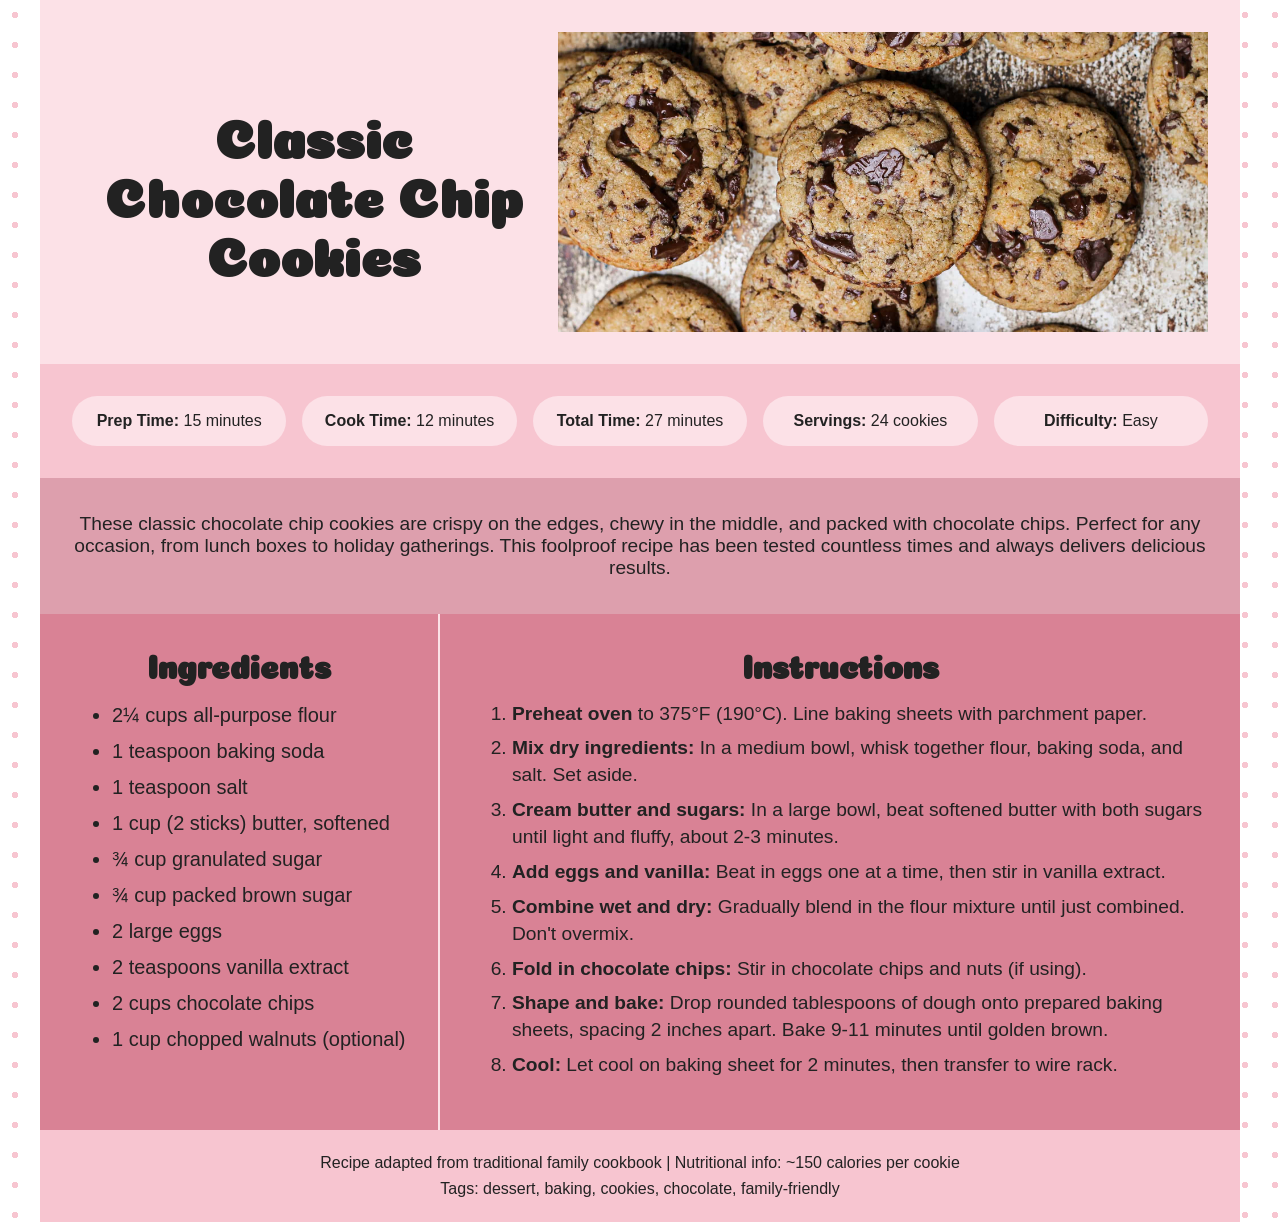
<file: asst_1_recipe/index.html>
<!DOCTYPE html>
<html lang="en">
<head>
    <meta charset="UTF-8">
    <meta name="viewport" content="width=device-width, initial-scale=1.0">
    <title>Recipe Card Assignment - Make This Beautiful!</title>
    <link rel="stylesheet" href="style.css">
</head>
<body>
    <div class="recipe-container">
        <!-- Recipe Header Section -->
        <header class="recipe-header">
            <h1 class="recipe-title">
                Classic<br>
                Chocolate Chip<br>
                Cookies
            </h1>
            <img src="cookieee.jpg" 
                 alt="Golden brown chocolate chip cookies on a cooling rack" 
                 class="recipe-image">
        </header>

        <!-- Recipe Meta Information -->
        <section class="recipe-meta">
            <div class="meta-item">
                <strong>Prep Time:</strong> 15 minutes
            </div>
            <div class="meta-item">
                <strong>Cook Time:</strong> 12 minutes
            </div>
            <div class="meta-item">
                <strong>Total Time:</strong> 27 minutes
            </div>
            <div class="meta-item">
                <strong>Servings:</strong> 24 cookies
            </div>
            <div class="meta-item">
                <strong>Difficulty:</strong> Easy
            </div>
        </section>

        <!-- Recipe Description -->
        <section class="recipe-description">
            <p>These classic chocolate chip cookies are crispy on the edges, chewy in the middle, and packed with chocolate chips. Perfect for any occasion, from lunch boxes to holiday gatherings. This foolproof recipe has been tested countless times and always delivers delicious results.</p>
        </section>

        <!-- Ingredients Section -->
        <section class="ingredients-section">
            <h2>Ingredients</h2>
            <ul class="ingredients-list">
                <li>2¼ cups all-purpose flour</li>
                <li>1 teaspoon baking soda</li>
                <li>1 teaspoon salt</li>
                <li>1 cup (2 sticks) butter, softened</li>
                <li>¾ cup granulated sugar</li>
                <li>¾ cup packed brown sugar</li>
                <li>2 large eggs</li>
                <li>2 teaspoons vanilla extract</li>
                <li>2 cups chocolate chips</li>
                <li>1 cup chopped walnuts (optional)</li>
            </ul>
        </section>

        <!-- Instructions Section -->
        <section class="instructions-section">
            <h2>Instructions</h2>
            <ol class="instructions-list">
                <li class="instruction-step">
                    <strong>Preheat oven</strong> to 375°F (190°C). Line baking sheets with parchment paper.
                </li>
                <li class="instruction-step">
                    <strong>Mix dry ingredients:</strong> In a medium bowl, whisk together flour, baking soda, and salt. Set aside.
                </li>
                <li class="instruction-step">
                    <strong>Cream butter and sugars:</strong> In a large bowl, beat softened butter with both sugars until light and fluffy, about 2-3 minutes.
                </li>
                <li class="instruction-step">
                    <strong>Add eggs and vanilla:</strong> Beat in eggs one at a time, then stir in vanilla extract.
                </li>
                <li class="instruction-step">
                    <strong>Combine wet and dry:</strong> Gradually blend in the flour mixture until just combined. Don't overmix.
                </li>
                <li class="instruction-step">
                    <strong>Fold in chocolate chips:</strong> Stir in chocolate chips and nuts (if using).
                </li>
                <li class="instruction-step">
                    <strong>Shape and bake:</strong> Drop rounded tablespoons of dough onto prepared baking sheets, spacing 2 inches apart. Bake 9-11 minutes until golden brown.
                </li>
                <li class="instruction-step">
                    <strong>Cool:</strong> Let cool on baking sheet for 2 minutes, then transfer to wire rack.
                </li>
            </ol>
        </section>

        <!-- Recipe Footer -->
        <footer class="recipe-footer">
            <p>Recipe adapted from traditional family cookbook | Nutritional info: ~150 calories per cookie</p>
            <p>Tags: dessert, baking, cookies, chocolate, family-friendly</p>
        </footer>
    </div>

</body>
</html>
</file>
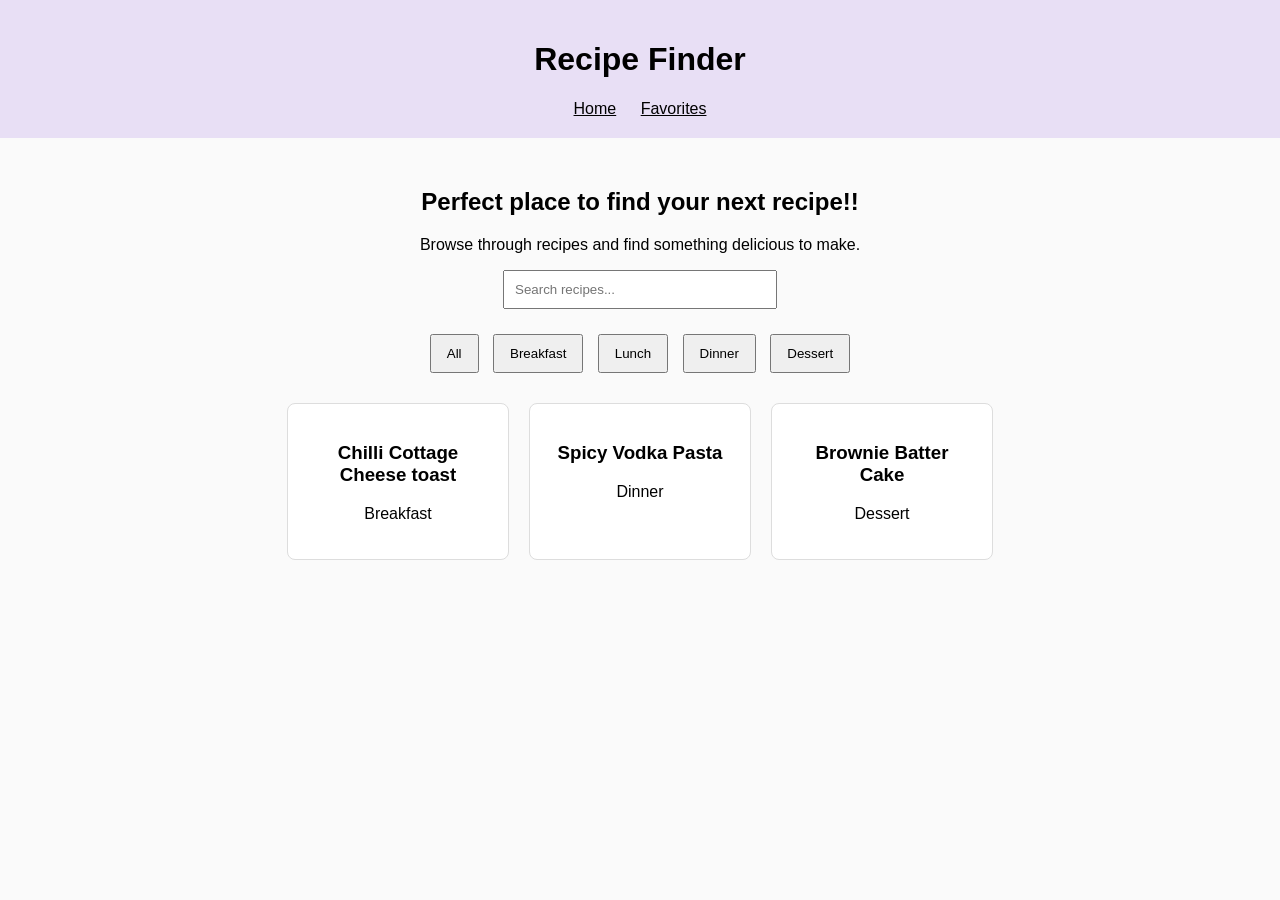
<file: recipe-finder/index.html>
<!DOCTYPE html>
<html lang="en">
<head>
  <meta charset="UTF-8">
  <meta name="viewport" content="width=device-width, initial-scale=1.0">
  <title>Recipe Finder</title>
  <link rel="stylesheet" href="styles.css">
</head>
<body>

  <header>
    <h1>Recipe Finder</h1>
    <nav>
      <a href="index.html">Home</a>
      <a href="favorites.html">Favorites</a>
    </nav>
  </header>

  <main>
    <h2>Perfect place to find your next recipe!!</h2>
    <p>Browse through recipes and find something delicious to make.</p>

    <input type="text" id="searchInput" placeholder="Search recipes...">

    <div class="filters">
      <button>All</button>
      <button>Breakfast</button>
      <button>Lunch</button>
      <button>Dinner</button>
      <button>Dessert</button>
    </div>

    <section id="recipeList">
      <div class="recipe-card">
        <h3>Chilli Cottage Cheese toast</h3>
        <p>Breakfast</p>
      </div>

      <div class="recipe-card">
        <h3>Spicy Vodka Pasta</h3>
        <p>Dinner</p>
      </div>

      <div class="recipe-card">
        <h3>Brownie Batter Cake</h3>
        <p>Dessert</p>
      </div>
    </section>
  </main>

  <script src="script.js"></script>
</body>
</html>
</file>
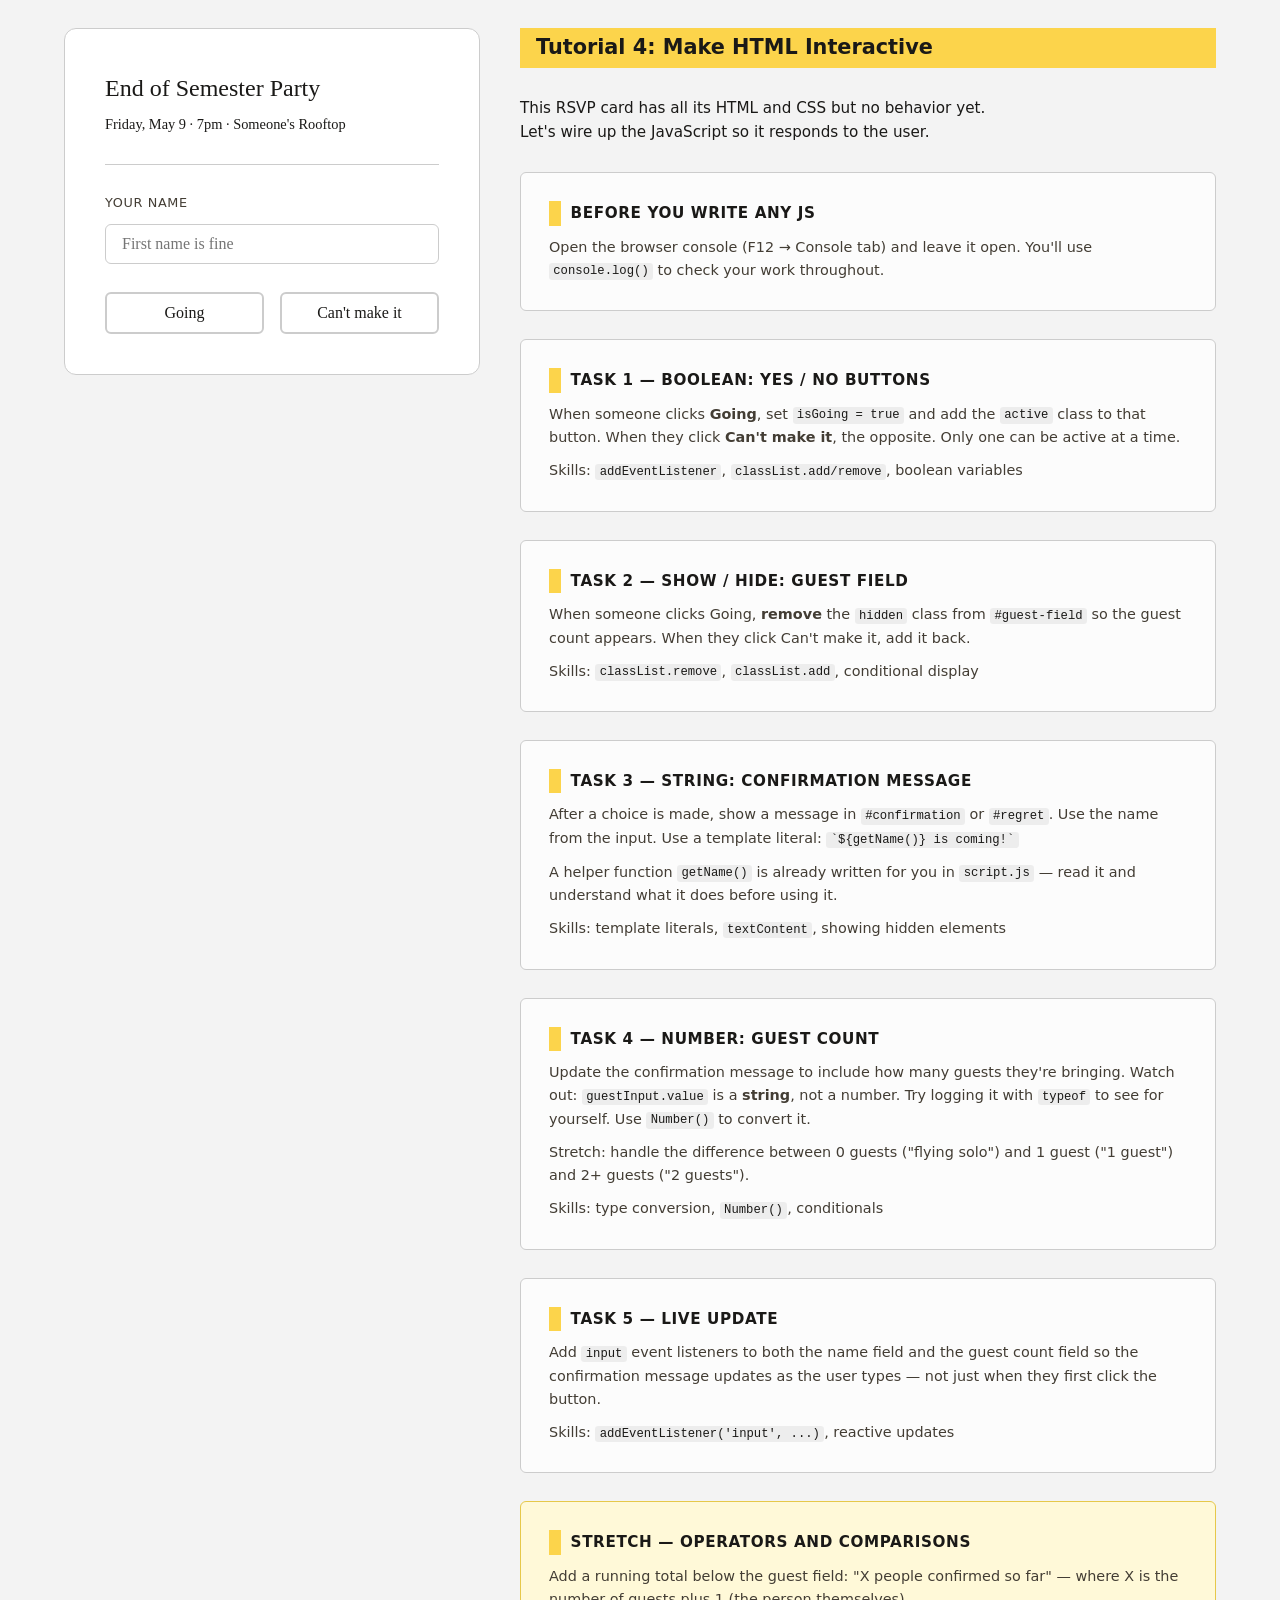
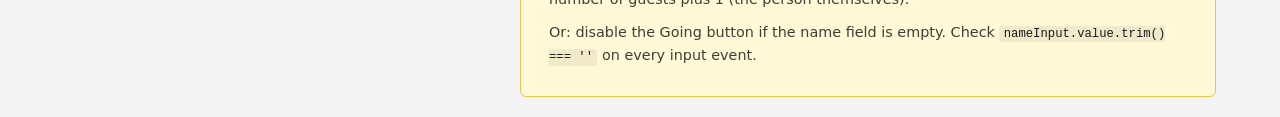
<file: tutorial_4_files/index.html>
<!DOCTYPE html>
<html lang="en">
<head>
  <meta charset="UTF-8">
  <meta name="viewport" content="width=device-width, initial-scale=1.0">
  <title>Tutorial 4: JavaScript Fundamentals</title>
  <link rel="stylesheet" href="style.css">
</head>
<body>

  <div class="page">

    <!-- ── left: the RSVP card ──────────────────────────────── -->
    <div class="card" id="rsvp-card">

      <div class="event-header">
        <h1 class="event-title">End of Semester Party</h1>
        <p class="event-meta">Friday, May 9 &middot; 7pm &middot; Someone's Rooftop</p>
      </div>

      <!-- string: name -->
      <div class="field">
        <label for="name-input">Your name</label>
        <input type="text" id="name-input" placeholder="First name is fine">
      </div>

      <!-- boolean: going or not -->
      <div class="rsvp-buttons">
        <button class="btn btn-yes" id="btn-yes">Going</button>
        <button class="btn btn-no"  id="btn-no">Can't make it</button>
      </div>

      <!-- number: guest count, hidden until yes -->
      <div class="guest-field hidden" id="guest-field">
        <label for="guest-input">Bringing anyone?</label>
        <input type="number" id="guest-input" value="0" min="0" max="10">
        <!-- 
          Note: type="number" still gives you a STRING from .value
          You have to convert it. We'll see this below.
        -->
      </div>

      <!-- confirmation messages, hidden until a choice is made -->
      <div class="confirmation hidden" id="confirmation"></div>
      <div class="regret     hidden" id="regret"></div>

    </div>

    <!-- ── right: tasks panel ───────────────────────────────── -->
    <aside class="tasks-panel">

      <h2>Tutorial 4: Make HTML Interactive</h2>
      <p class="intro">
        This RSVP card has all its HTML and CSS but no behavior yet. <br />
        Let's wire up the JavaScript so it responds to the user.
      </p>

      <div class="task-group">
        <h3>Before you write any JS</h3>
        <p>Open the browser console (F12 → Console tab) and leave it open. 
           You'll use <code>console.log()</code> to check your work throughout.</p>
      </div>

      <div class="task-group">
        <h3>Task 1 — Boolean: Yes / No buttons</h3>
        <p>
          When someone clicks <strong>Going</strong>, set <code>isGoing = true</code>
          and add the <code>active</code> class to that button.
          When they click <strong>Can't make it</strong>, the opposite.
          Only one can be active at a time.
        </p>
        <p>Skills: <code>addEventListener</code>, <code>classList.add/remove</code>, boolean variables</p>
      </div>

      <div class="task-group">
        <h3>Task 2 — Show / hide: guest field</h3>
        <p>
          When someone clicks Going, <strong>remove</strong> the <code>hidden</code> class
          from <code>#guest-field</code> so the guest count appears.
          When they click Can't make it, add it back.
        </p>
        <p>Skills: <code>classList.remove</code>, <code>classList.add</code>, conditional display</p>
      </div>

      <div class="task-group">
        <h3>Task 3 — String: confirmation message</h3>
        <p>
          After a choice is made, show a message in <code>#confirmation</code> or 
          <code>#regret</code>. Use the name from the input.
          Use a template literal: <code>`${getName()} is coming!`</code>
        </p>
        <p>
          A helper function <code>getName()</code> is already written for you in 
          <code>script.js</code> — read it and understand what it does before using it.
        </p>
        <p>Skills: template literals, <code>textContent</code>, showing hidden elements</p>
      </div>

      <div class="task-group">
        <h3>Task 4 — Number: guest count</h3>
        <p>
          Update the confirmation message to include how many guests they're bringing.
          Watch out: <code>guestInput.value</code> is a <strong>string</strong>, not a number.
          Try logging it with <code>typeof</code> to see for yourself.
          Use <code>Number()</code> to convert it.
        </p>
        <p>
          Stretch: handle the difference between 0 guests ("flying solo") and 
          1 guest ("1 guest") and 2+ guests ("2 guests").
        </p>
        <p>Skills: type conversion, <code>Number()</code>, conditionals</p>
      </div>

      <div class="task-group">
        <h3>Task 5 — Live update</h3>
        <p>
          Add <code>input</code> event listeners to both the name field and the guest
          count field so the confirmation message updates as the user types —
          not just when they first click the button.
        </p>
        <p>Skills: <code>addEventListener('input', ...)</code>, reactive updates</p>
      </div>

      <div class="task-group task-stretch">
        <h3>Stretch — Operators and comparisons</h3>
        <p>
          Add a running total below the guest field: 
          "X people confirmed so far" — where X is the number of guests plus 1 (the person themselves).
        </p>
        <p>
          Or: disable the Going button if the name field is empty.
          Check <code>nameInput.value.trim() === ''</code> on every input event.
        </p>
      </div>

    </aside>

  </div>

  <script src="script.js"></script>
</body>
</html>
</file>
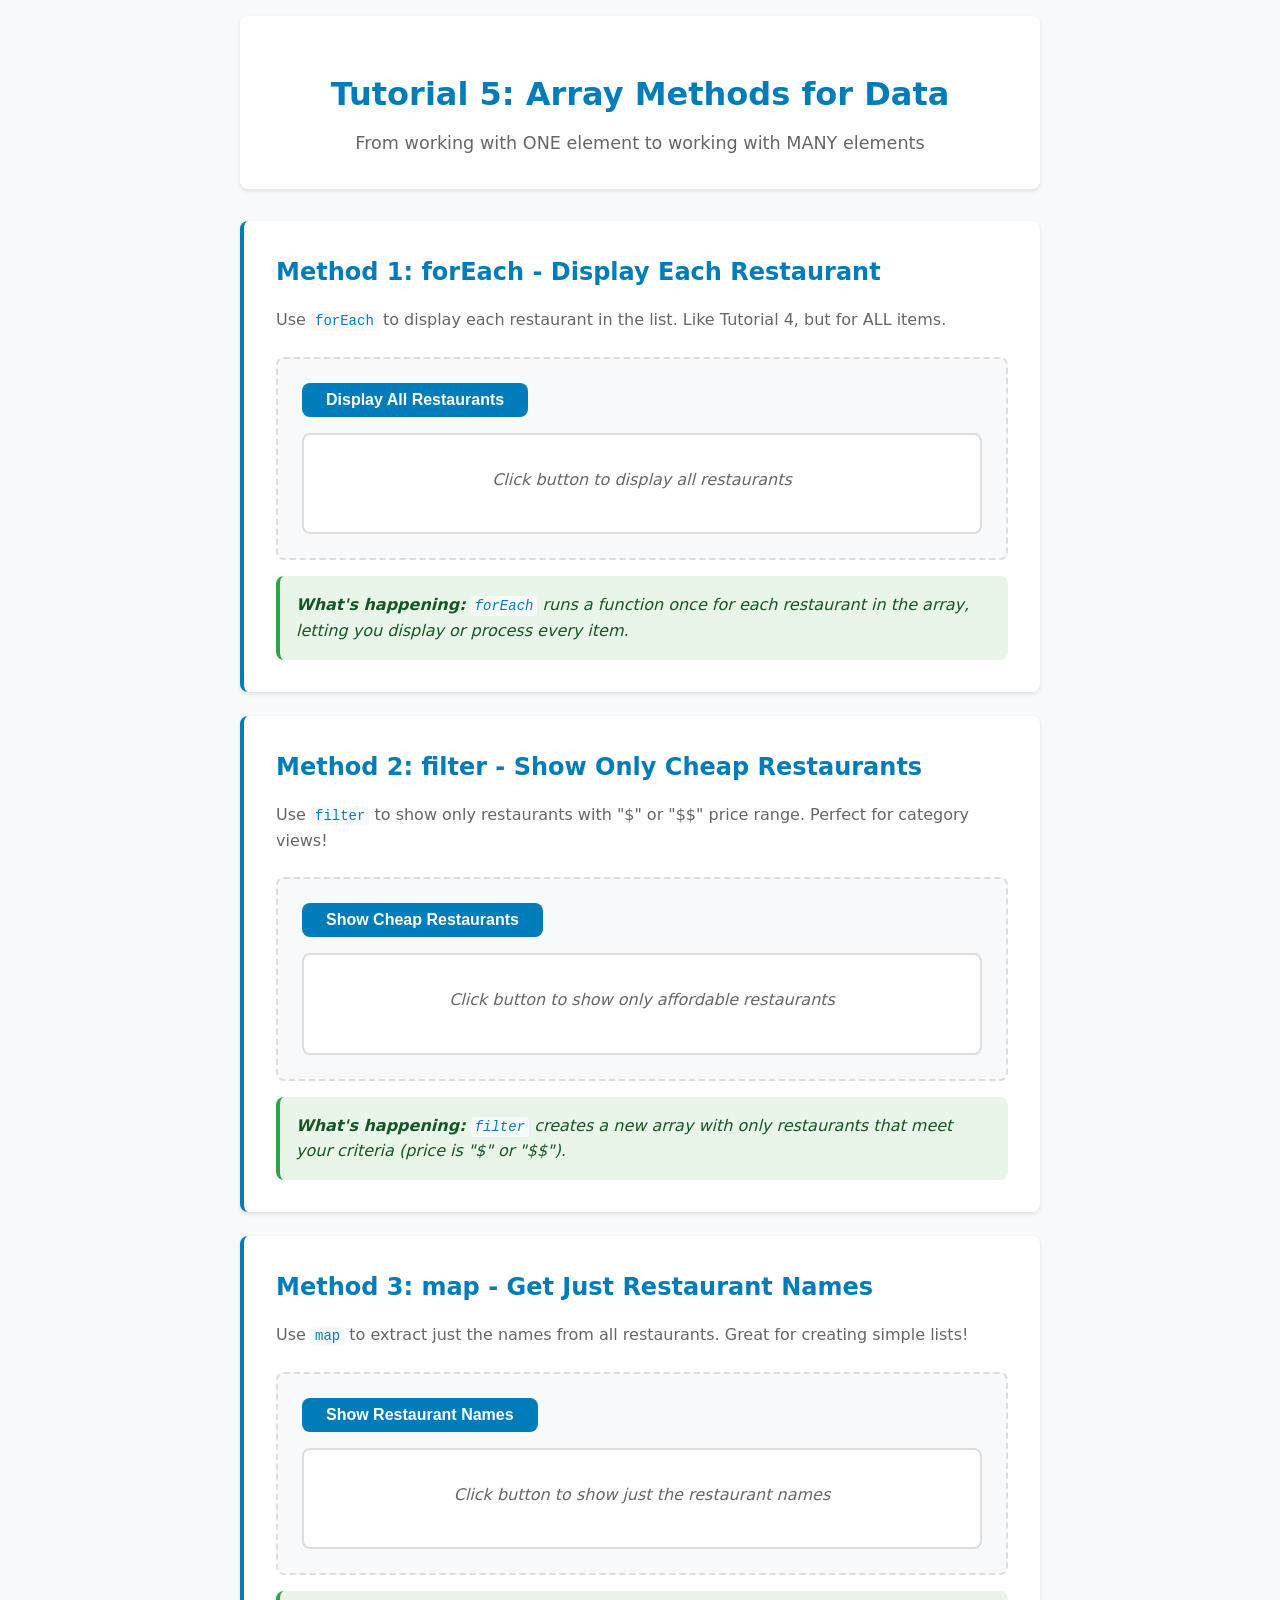
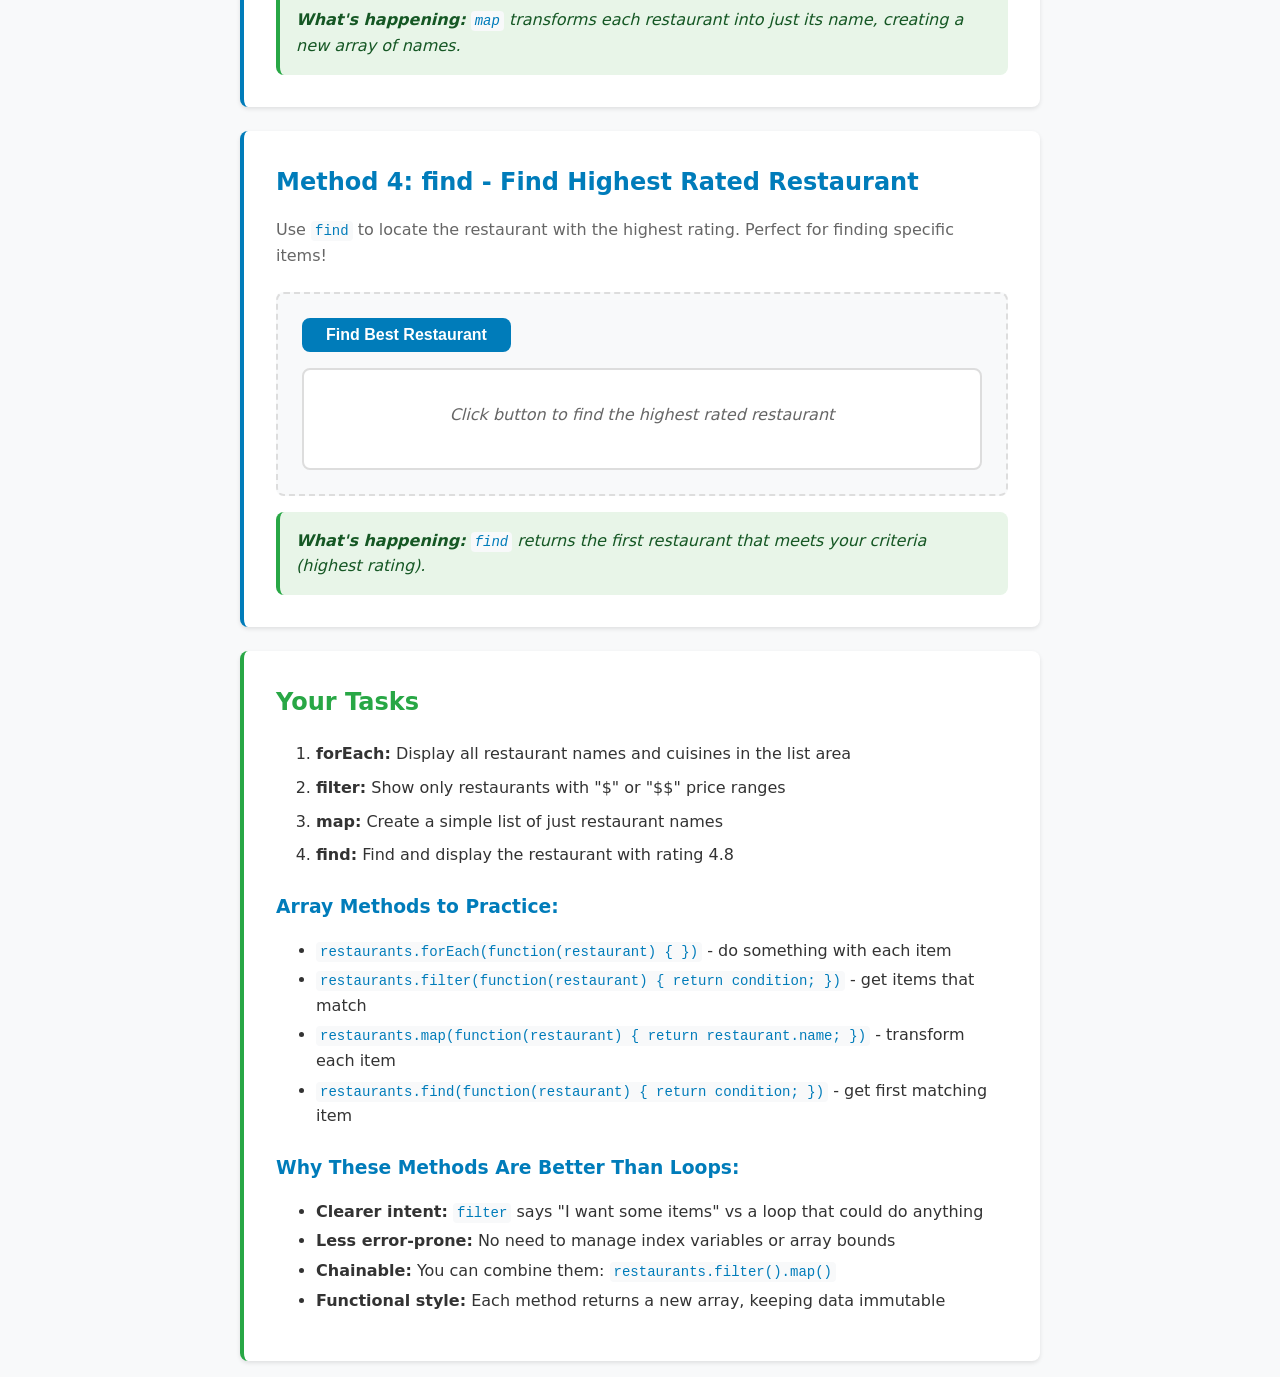
<file: tutorial_5_arrays/index.html>
<!DOCTYPE html>
<html lang="en">
<head>
    <meta charset="UTF-8">
    <meta name="viewport" content="width=device-width, initial-scale=1.0">
    <title>Tutorial 5: Array Methods for Data</title>
    <link rel="stylesheet" href="style.css">
</head>
<body>
    <div class="container">
        <header>
            <h1>Tutorial 5: Array Methods for Data</h1>
            <p>From working with ONE element to working with MANY elements</p>
        </header>

        <!-- Method 1: forEach - Do something to each item -->
        <section class="method-section">
            <h2>Method 1: forEach - Display Each Restaurant</h2>
            <p>Use <code>forEach</code> to display each restaurant in the list. Like Tutorial 4, but for ALL items.</p>
            
            <div class="demo-area">
                <button id="display-button" class="method-button">Display All Restaurants</button>
                <div id="restaurant-list" class="result-area">
                    <p class="placeholder">Click button to display all restaurants</p>
                </div>
            </div>
            
            <div class="explanation">
                <p><strong>What's happening:</strong> <code>forEach</code> runs a function once for each restaurant in the array, letting you display or process every item.</p>
            </div>
        </section>

        <!-- Method 2: filter - Show only items that match criteria -->
        <section class="method-section">
            <h2>Method 2: filter - Show Only Cheap Restaurants</h2>
            <p>Use <code>filter</code> to show only restaurants with "$" or "$$" price range. Perfect for category views!</p>
            
            <div class="demo-area">
                <button id="filter-button" class="method-button">Show Cheap Restaurants</button>
                <div id="filtered-list" class="result-area">
                    <p class="placeholder">Click button to show only affordable restaurants</p>
                </div>
            </div>
            
            <div class="explanation">
                <p><strong>What's happening:</strong> <code>filter</code> creates a new array with only restaurants that meet your criteria (price is "$" or "$$").</p>
            </div>
        </section>

        <!-- Method 3: map - Transform data to get specific information -->
        <section class="method-section">
            <h2>Method 3: map - Get Just Restaurant Names</h2>
            <p>Use <code>map</code> to extract just the names from all restaurants. Great for creating simple lists!</p>
            
            <div class="demo-area">
                <button id="map-button" class="method-button">Show Restaurant Names</button>
                <div id="mapped-list" class="result-area">
                    <p class="placeholder">Click button to show just the restaurant names</p>
                </div>
            </div>
            
            <div class="explanation">
                <p><strong>What's happening:</strong> <code>map</code> transforms each restaurant into just its name, creating a new array of names.</p>
            </div>
        </section>

        <!-- Method 4: find - Get one specific item -->
        <section class="method-section">
            <h2>Method 4: find - Find Highest Rated Restaurant</h2>
            <p>Use <code>find</code> to locate the restaurant with the highest rating. Perfect for finding specific items!</p>
            
            <div class="demo-area">
                <button id="find-button" class="method-button">Find Best Restaurant</button>
                <div id="found-item" class="result-area">
                    <p class="placeholder">Click button to find the highest rated restaurant</p>
                </div>
            </div>
            
            <div class="explanation">
                <p><strong>What's happening:</strong> <code>find</code> returns the first restaurant that meets your criteria (highest rating).</p>
            </div>
        </section>

        <!-- Tutorial Instructions -->
        <section class="tutorial-instructions">
            <h2>Your Tasks</h2>
            <ol>
                <li><strong>forEach:</strong> Display all restaurant names and cuisines in the list area</li>
                <li><strong>filter:</strong> Show only restaurants with "$" or "$$" price ranges</li>
                <li><strong>map:</strong> Create a simple list of just restaurant names</li>
                <li><strong>find:</strong> Find and display the restaurant with rating 4.8</li>
            </ol>
            
            <h3>Array Methods to Practice:</h3>
            <ul>
                <li><code>restaurants.forEach(function(restaurant) { })</code> - do something with each item</li>
                <li><code>restaurants.filter(function(restaurant) { return condition; })</code> - get items that match</li>
                <li><code>restaurants.map(function(restaurant) { return restaurant.name; })</code> - transform each item</li>
                <li><code>restaurants.find(function(restaurant) { return condition; })</code> - get first matching item</li>
            </ul>
            
            <h3>Why These Methods Are Better Than Loops:</h3>
            <ul>
                <li><strong>Clearer intent:</strong> <code>filter</code> says "I want some items" vs a loop that could do anything</li>
                <li><strong>Less error-prone:</strong> No need to manage index variables or array bounds</li>
                <li><strong>Chainable:</strong> You can combine them: <code>restaurants.filter().map()</code></li>
                <li><strong>Functional style:</strong> Each method returns a new array, keeping data immutable</li>
            </ul>
        </section>
    </div>

    <script src="script.js" defer></script>
</body>
</html>
</file>
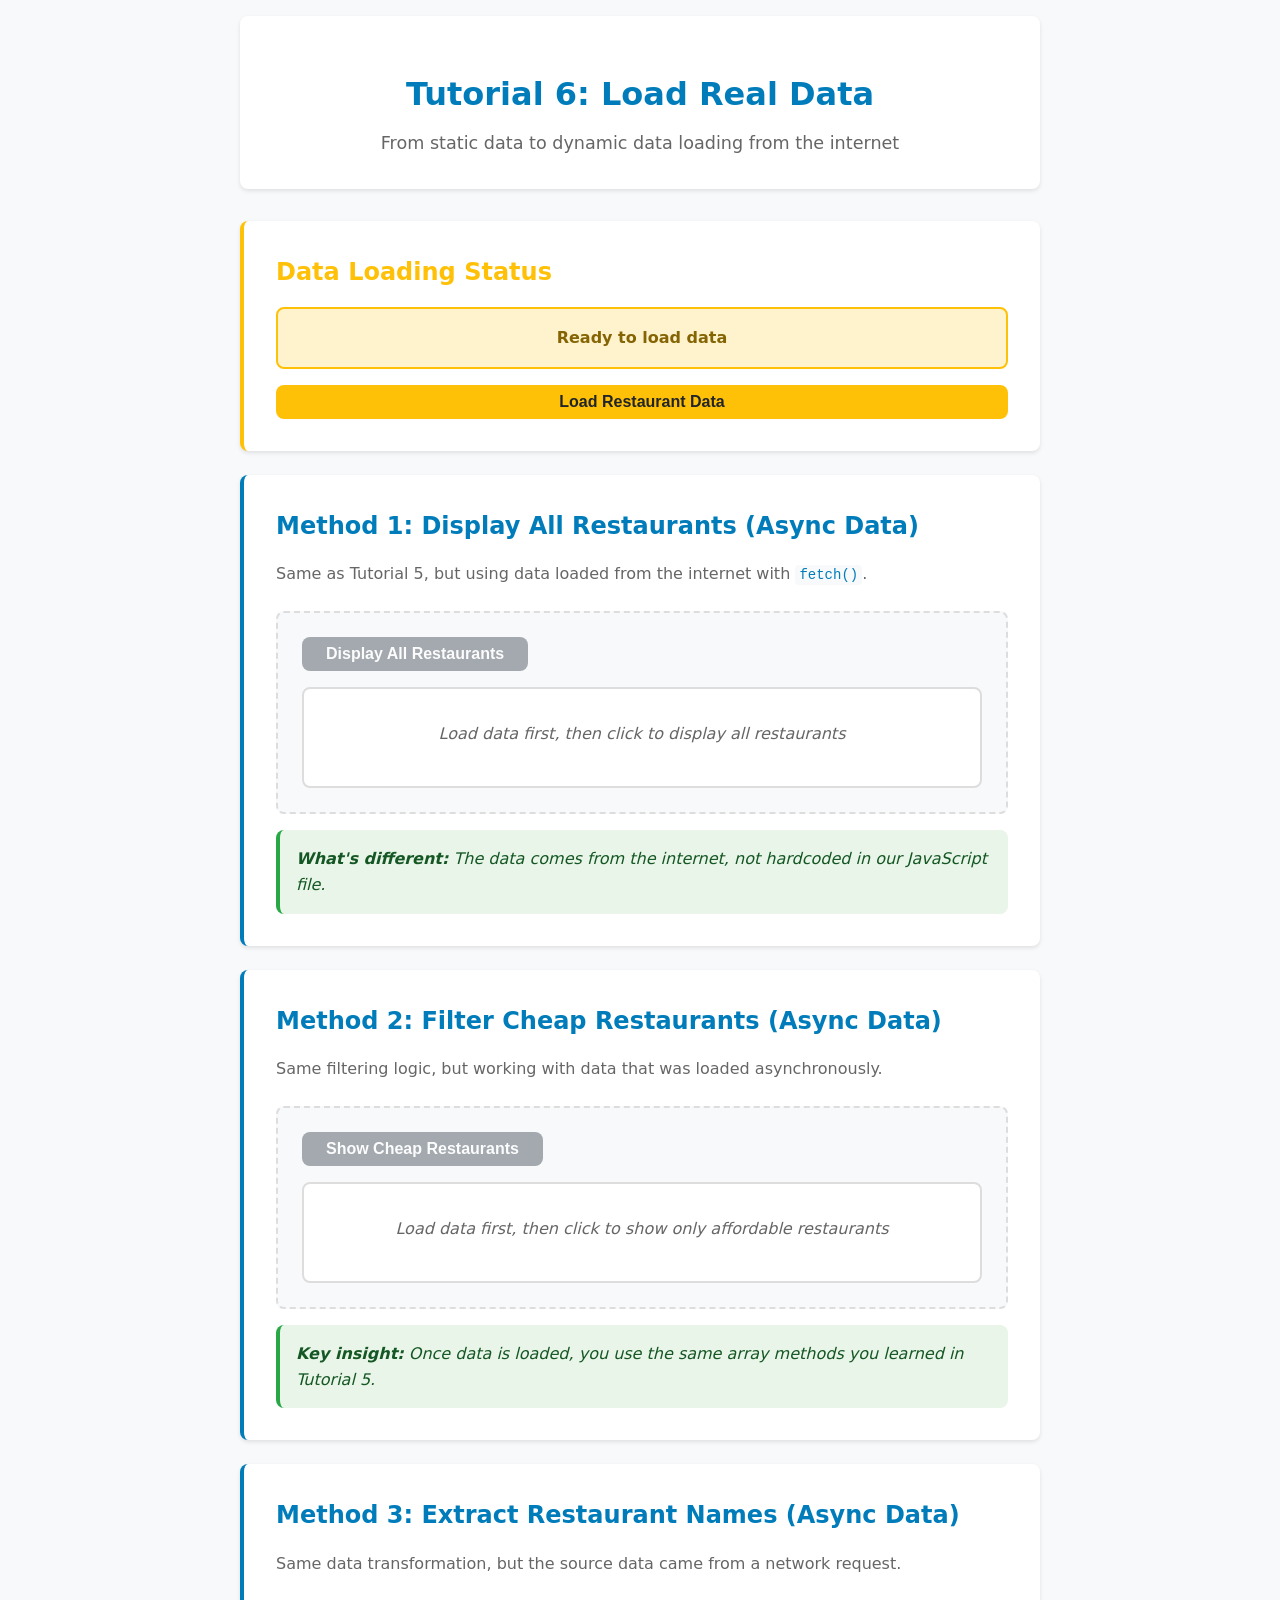
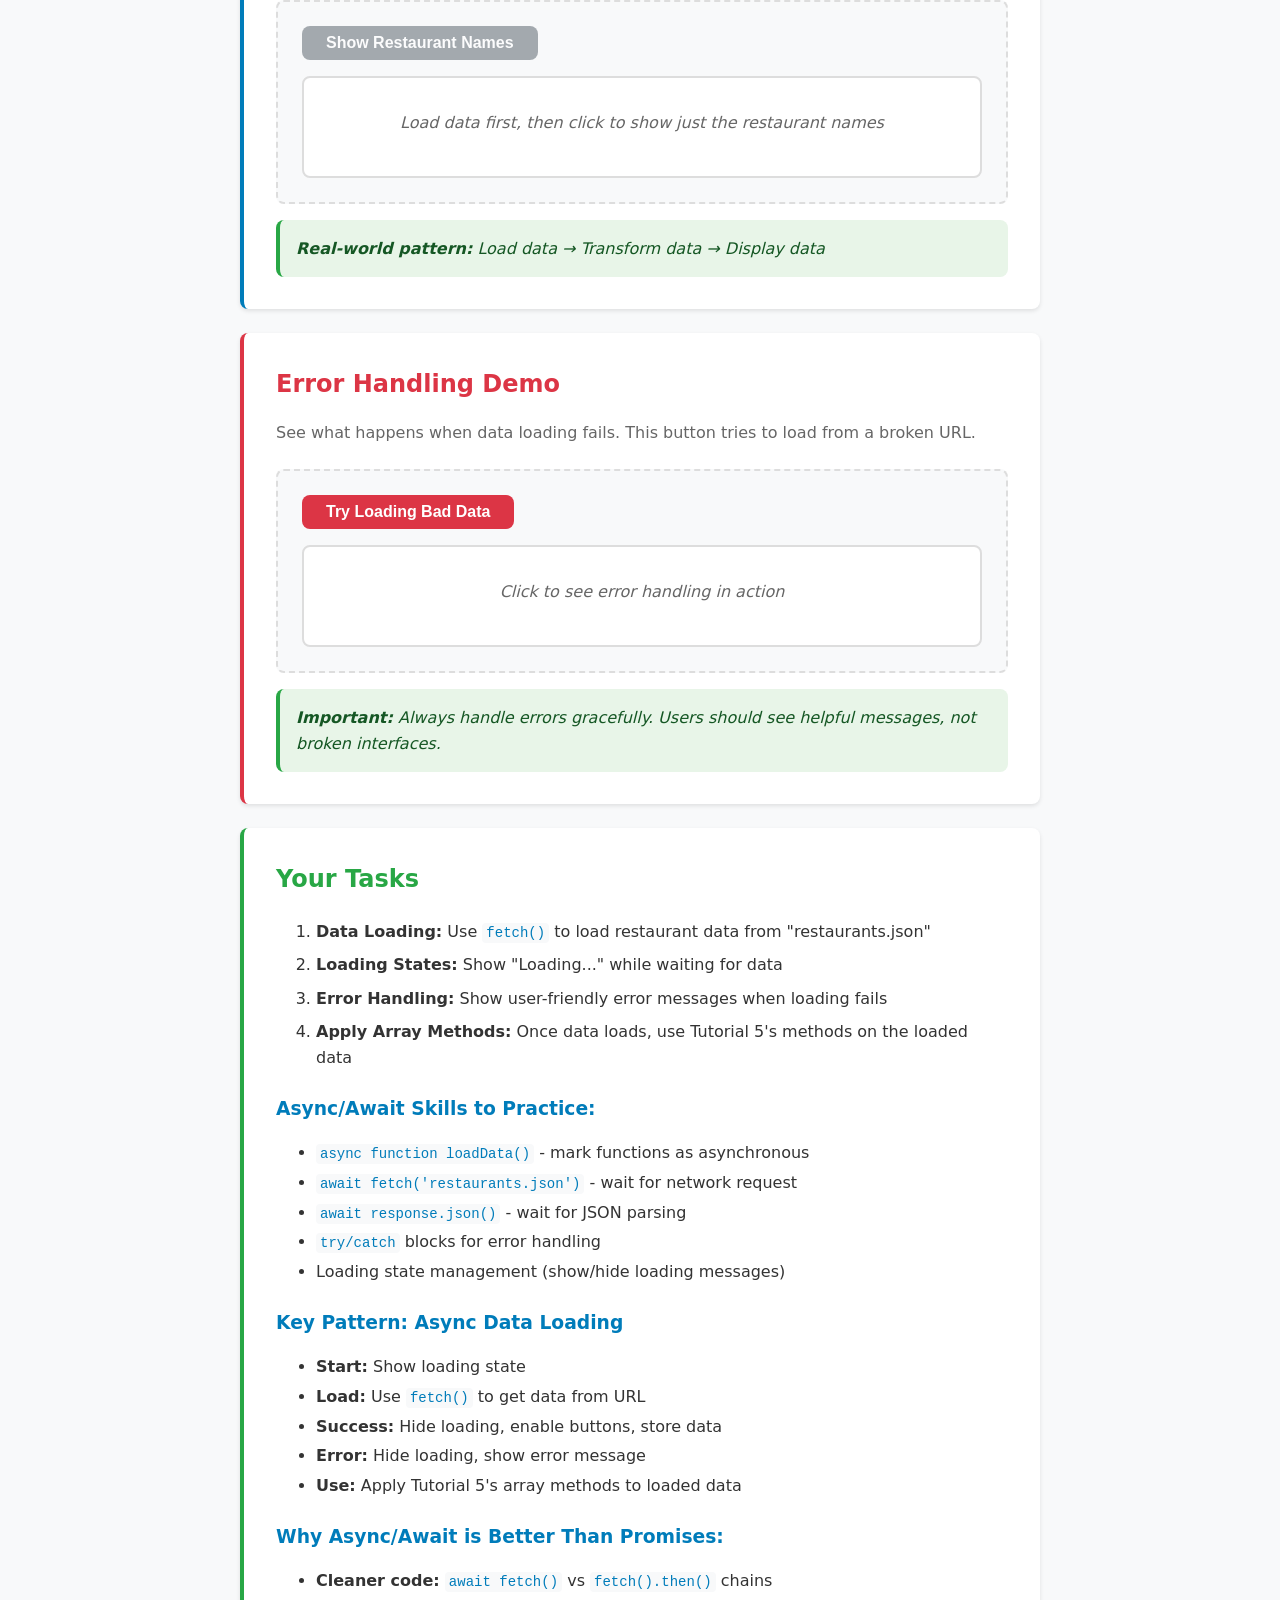
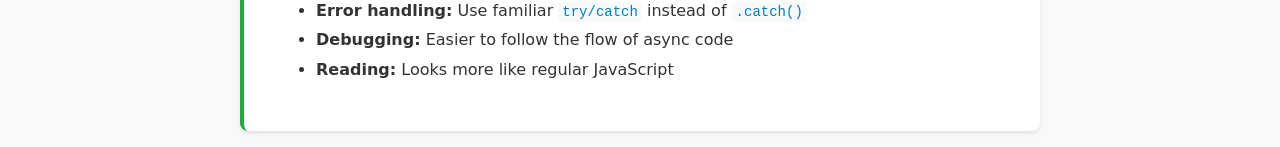
<file: tutorial_6_api/index.html>
<!DOCTYPE html>
<html lang="en">
<head>
    <meta charset="UTF-8">
    <meta name="viewport" content="width=device-width, initial-scale=1.0">
    <title>Tutorial 6: Load Real Data</title>
    <link rel="stylesheet" href="style.css">
</head>
<body>
    <div class="container">
        <header>
            <h1>Tutorial 6: Load Real Data</h1>
            <p>From static data to dynamic data loading from the internet</p>
        </header>

        <!-- Loading Status Section -->
        <section class="status-section">
            <h2>Data Loading Status</h2>
            <div id="loading-status" class="status-display">
                <p class="status-message">Ready to load data</p>
            </div>
            <button id="load-data-button" class="load-button">Load Restaurant Data</button>
        </section>

        <!-- Same functionality as Tutorial 5, but with async data -->
        
        <!-- Method 1: forEach with loaded data -->
        <section class="method-section">
            <h2>Method 1: Display All Restaurants (Async Data)</h2>
            <p>Same as Tutorial 5, but using data loaded from the internet with <code>fetch()</code>.</p>
            
            <div class="demo-area">
                <button id="display-button" class="method-button" disabled>Display All Restaurants</button>
                <div id="restaurant-list" class="result-area">
                    <p class="placeholder">Load data first, then click to display all restaurants</p>
                </div>
            </div>
            
            <div class="explanation">
                <p><strong>What's different:</strong> The data comes from the internet, not hardcoded in our JavaScript file.</p>
            </div>
        </section>

        <!-- Method 2: filter with loaded data -->
        <section class="method-section">
            <h2>Method 2: Filter Cheap Restaurants (Async Data)</h2>
            <p>Same filtering logic, but working with data that was loaded asynchronously.</p>
            
            <div class="demo-area">
                <button id="filter-button" class="method-button" disabled>Show Cheap Restaurants</button>
                <div id="filtered-list" class="result-area">
                    <p class="placeholder">Load data first, then click to show only affordable restaurants</p>
                </div>
            </div>
            
            <div class="explanation">
                <p><strong>Key insight:</strong> Once data is loaded, you use the same array methods you learned in Tutorial 5.</p>
            </div>
        </section>

        <!-- Method 3: map with loaded data -->
        <section class="method-section">
            <h2>Method 3: Extract Restaurant Names (Async Data)</h2>
            <p>Same data transformation, but the source data came from a network request.</p>
            
            <div class="demo-area">
                <button id="map-button" class="method-button" disabled>Show Restaurant Names</button>
                <div id="mapped-list" class="result-area">
                    <p class="placeholder">Load data first, then click to show just the restaurant names</p>
                </div>
            </div>
            
            <div class="explanation">
                <p><strong>Real-world pattern:</strong> Load data → Transform data → Display data</p>
            </div>
        </section>

        <!-- Error Handling Demo -->
        <section class="method-section error-demo">
            <h2>Error Handling Demo</h2>
            <p>See what happens when data loading fails. This button tries to load from a broken URL.</p>
            
            <div class="demo-area">
                <button id="error-button" class="error-button">Try Loading Bad Data</button>
                <div id="error-display" class="result-area">
                    <p class="placeholder">Click to see error handling in action</p>
                </div>
            </div>
            
            <div class="explanation">
                <p><strong>Important:</strong> Always handle errors gracefully. Users should see helpful messages, not broken interfaces.</p>
            </div>
        </section>

        <!-- Tutorial Instructions -->
        <section class="tutorial-instructions">
            <h2>Your Tasks</h2>
            <ol>
                <li><strong>Data Loading:</strong> Use <code>fetch()</code> to load restaurant data from "restaurants.json"</li>
                <li><strong>Loading States:</strong> Show "Loading..." while waiting for data</li>
                <li><strong>Error Handling:</strong> Show user-friendly error messages when loading fails</li>
                <li><strong>Apply Array Methods:</strong> Once data loads, use Tutorial 5's methods on the loaded data</li>
            </ol>
            
            <h3>Async/Await Skills to Practice:</h3>
            <ul>
                <li><code>async function loadData()</code> - mark functions as asynchronous</li>
                <li><code>await fetch('restaurants.json')</code> - wait for network request</li>
                <li><code>await response.json()</code> - wait for JSON parsing</li>
                <li><code>try/catch</code> blocks for error handling</li>
                <li>Loading state management (show/hide loading messages)</li>
            </ul>
            
            <h3>Key Pattern: Async Data Loading</h3>
            <ul>
                <li><strong>Start:</strong> Show loading state</li>
                <li><strong>Load:</strong> Use <code>fetch()</code> to get data from URL</li>
                <li><strong>Success:</strong> Hide loading, enable buttons, store data</li>
                <li><strong>Error:</strong> Hide loading, show error message</li>
                <li><strong>Use:</strong> Apply Tutorial 5's array methods to loaded data</li>
            </ul>
            
            <h3>Why Async/Await is Better Than Promises:</h3>
            <ul>
                <li><strong>Cleaner code:</strong> <code>await fetch()</code> vs <code>fetch().then()</code> chains</li>
                <li><strong>Error handling:</strong> Use familiar <code>try/catch</code> instead of <code>.catch()</code></li>
                <li><strong>Debugging:</strong> Easier to follow the flow of async code</li>
                <li><strong>Reading:</strong> Looks more like regular JavaScript</li>
            </ul>
        </section>
    </div>

    <script src="script.js"></script>
</body>
</html>
</file>
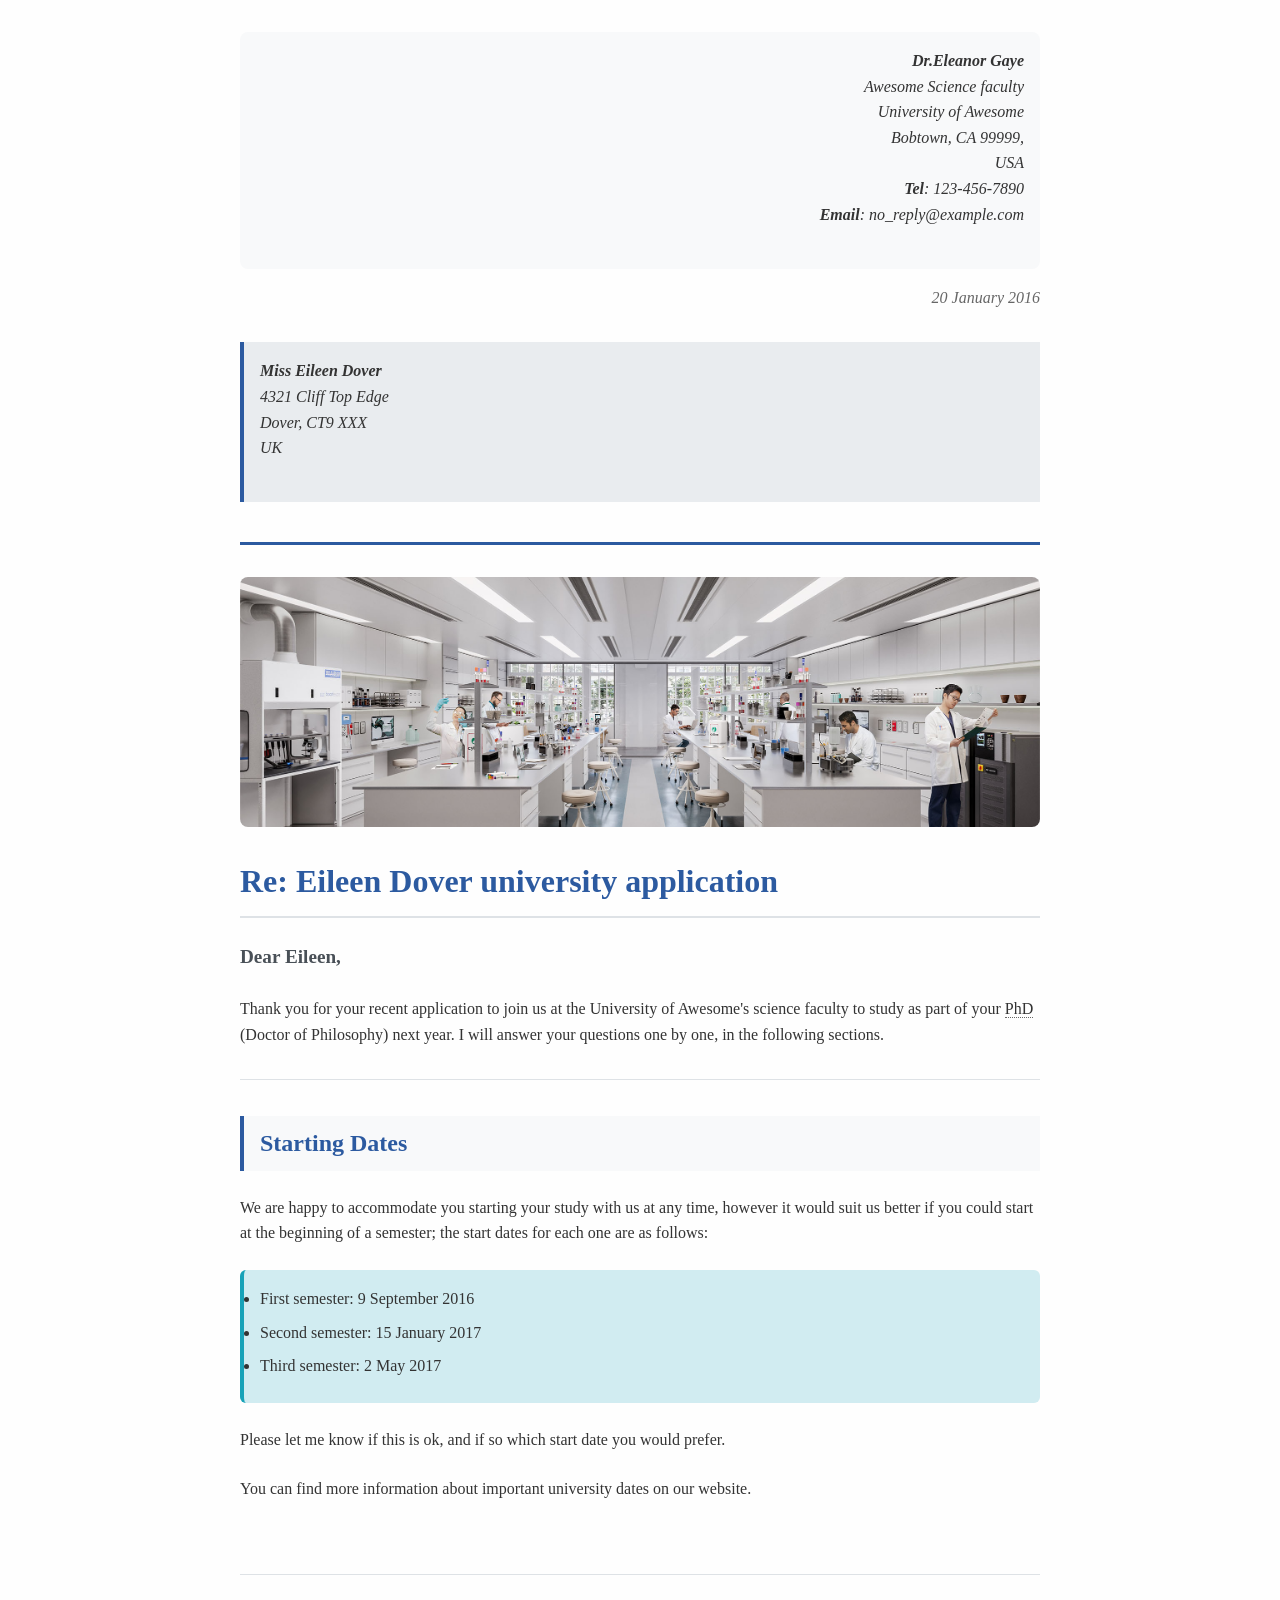
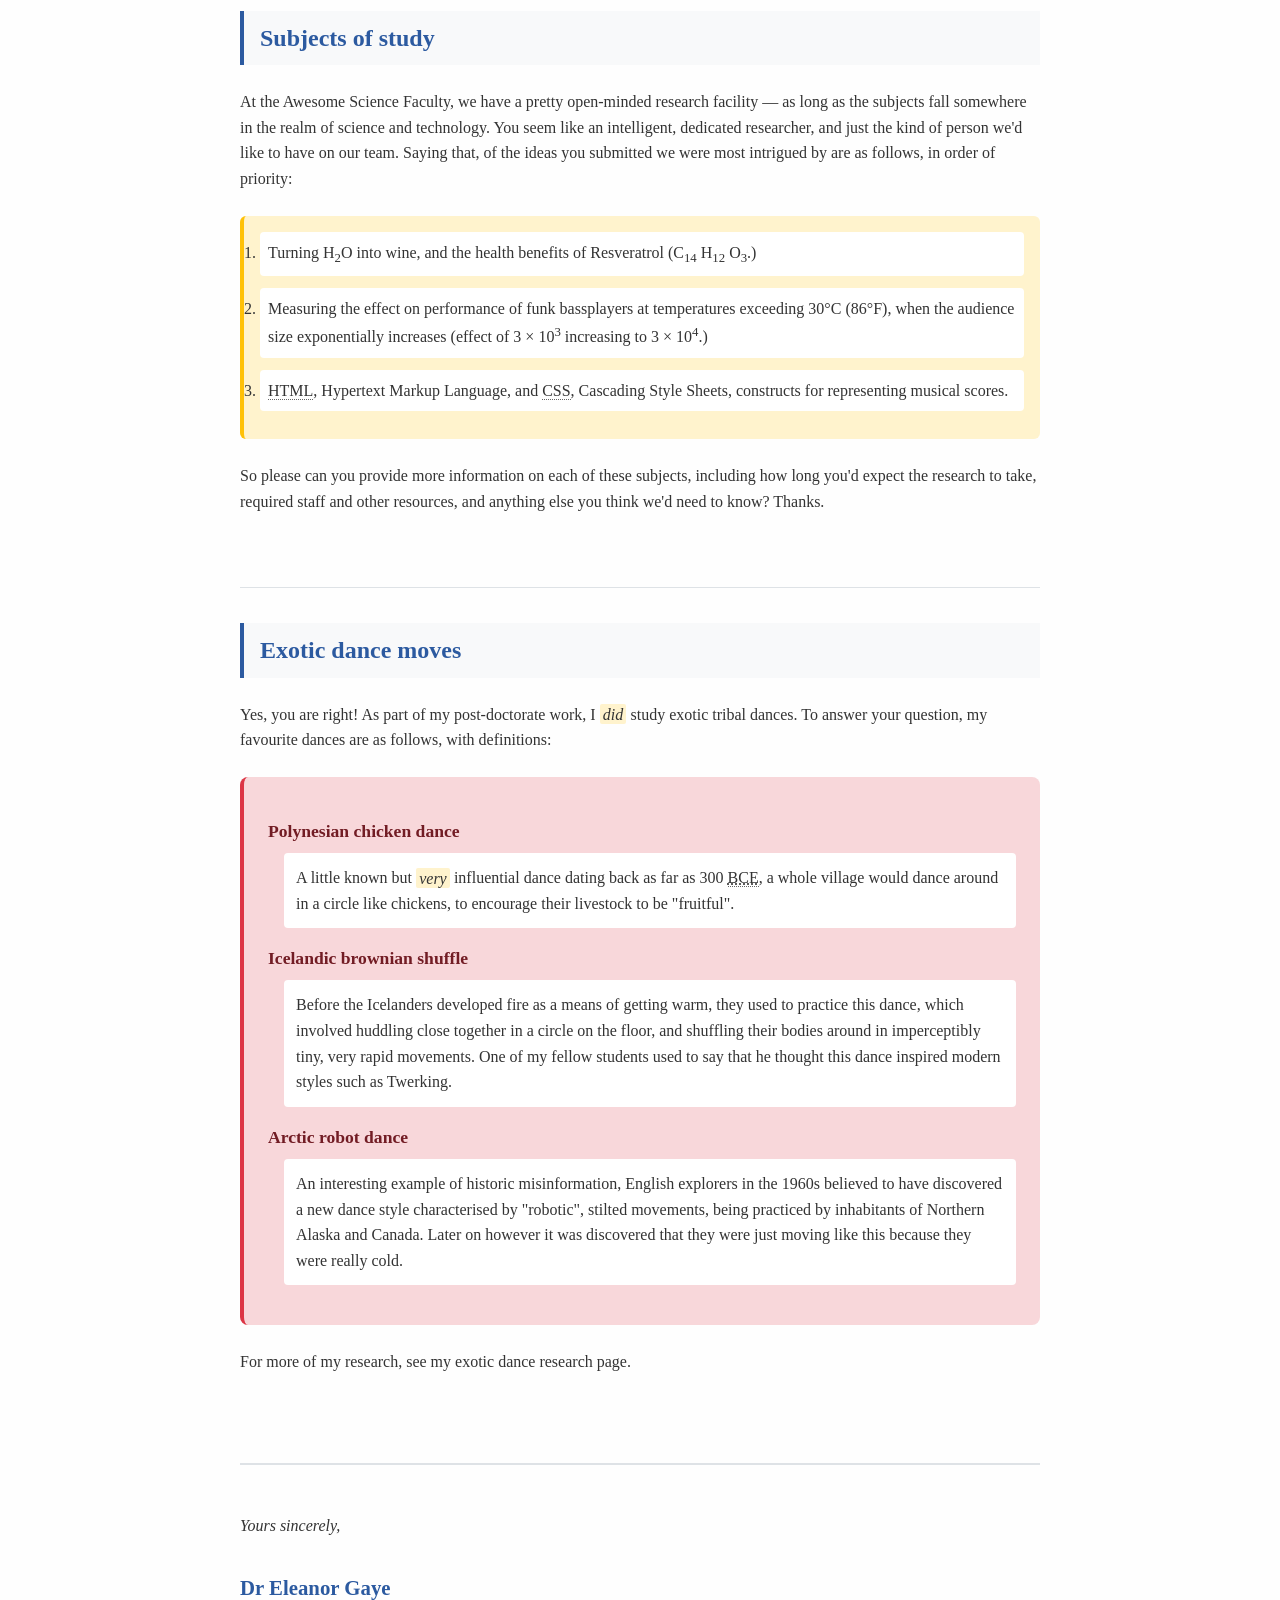
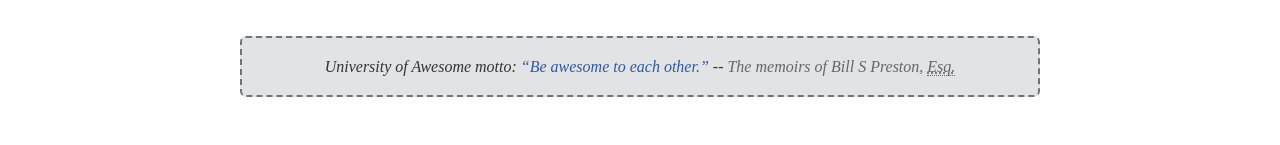
<file: tutorial_1/tutorial_1.html>
<!doctype html>
<html lang="en-US">
    <head>
        <meta charset="utf-8">
        <meta name="author" content="Dr. Eleanor Gaye">
        <title>Awesome science application correspondence</title>
        <link rel="stylesheet" href="tutorial_1_letter_styles.css">   
    </head>

    <body class="letter-document">
        <header class="letter-header">
            <address class="sender-info">
                <strong>Dr.Eleanor Gaye</strong><br/>
                Awesome Science faculty<br/>
                University of Awesome<br/>
                Bobtown, CA 99999,<br/>
                USA<br/>
                <strong>Tel</strong>: 123-456-7890<br/>
                <strong>Email</strong>: no_reply@example.com<br/><br/>
            </address>

            <p class="letter-date">
                <time datetime="2016-01-20">20 January 2016</time>
            </p>

            <address class="recipient-info">
                <strong>Miss Eileen Dover</strong><br/>
                4321 Cliff Top Edge<br/>
                Dover, CT9 XXX<br/>
                UK<br/><br/>
            </address>
         </header>

        <img src="science-lab.webp" alt="Science laboratory" 
            style="width: 100%; height: 250px; object-fit: cover; border-radius: 8px;">

        <h1 class="letter-subject">Re: Eileen Dover university application</h1>

        <p class="letter-paragraph letter-greeting">Dear Eileen,</p>

        <p class="letter-paragraph">
            Thank you for your recent application to join us at the University of Awesome's science faculty 
            to study as part of your <abbr class="abbreviation">PhD</abbr> (Doctor of Philosophy) next year. I will answer your 
            questions one by one, in the following sections.
        </p>

        <section class="content-section">

            <h2 class="section-heading">Starting Dates</h2>
            <p class="letter-paragraph">
                We are happy to accommodate you starting your study with us at any time, however it would suit 
                us better if you could start at the beginning of a semester; the start dates for each one are 
                as follows:
            </p>

            <ul class="semester-dates">

                <li>First semester: <time datetime="2016-09-09">9 September 2016</time></li>
                <li>Second semester: <time datetime="2017-01-15">15 January 2017</time></li>
                <li>Third semester: <time datetime="2017-05-02">2 May 2017</time></li>
            </ul>
            <p class="letter-paragraph">Please let me know if this is ok, and if so which start date you would prefer.</p>
            <p class="letter-paragraph">You can find more information about important university dates on our website.</p>
        </section>

        <section class="content-section">
            <h2 class="section-heading">Subjects of study</h2>
            <p class="letter-paragraph">
                At the Awesome Science Faculty, we have a pretty open-minded research facility — as long as 
                the subjects fall somewhere in the realm of science and technology. You seem like an 
                intelligent, dedicated researcher, and just the kind of person we'd like to have on our team. 
                Saying that, of the ideas you submitted we were most intrigued by are as follows, in order of priority:
            </p>

            <ol class="priority-list">
                <li>Turning H<sub class="subscript">2</sub>O into wine, and the health benefits of Resveratrol 
                    (C<sub class="subscript">14</sub>
                    H<sub class="subscript">12</sub>
                    O<sub class="subscript">3</sub>.)
                </li>
                <li>Measuring the effect on performance of funk bassplayers at temperatures exceeding 30°C 
                    (86°F), when the audience size exponentially increases 
                    (effect of 3 × 10<sup class="superscript">3</sup> 
                    increasing to 3 × 10<sup class="superscript">4</sup>.)</li>
                <li><abbr class="abbreviation">HTML</abbr>, Hypertext Markup Language, and <abbr class="abbreviation">CSS</abbr>, Cascading Style Sheets, constructs for 
                    representing musical scores.</li>
            </ol>

            <p class="letter-paragraph">
                So please can you provide more information on each of these subjects, including how long 
                you'd expect the research to take, required staff and other resources, and anything else 
                you think we'd need to know? Thanks.
            </p>
        </section>

        <section class="content-section">
            <h2 class="section-heading">Exotic dance moves</h2>
            <p class="letter-paragraph">
                Yes, you are right! As part of my post-doctorate work, I <em class="emphasis">did</em> study exotic tribal dances. 
                To answer your question, my favourite dances are as follows, with definitions:
            </p>

            <dl class="dance-definitions">
                <dt class="dance-term">Polynesian chicken dance</dt>
                <dd class="dance-definition">A little known but <em class="emphasis">very</em> influential dance dating back as far as 300 
                    <abbr class="abbreviation" title="Before Common Era">BCE</abbr>, a whole village 
                    would dance around in a circle like chickens, to encourage their livestock to be "fruitful".
                </dd>

                <dt class="dance-term">Icelandic brownian shuffle</dt>
                <dd class="dance-definition">
                    Before the Icelanders developed fire as a means of getting warm, they used to practice this 
                    dance, which involved huddling close together in a circle on the floor, and shuffling their 
                    bodies around in imperceptibly tiny, very rapid movements. One of my fellow students used to 
                    say that he thought this dance inspired modern styles such as Twerking.
                </dd>

                <dt class="dance-term">Arctic robot dance</dt>
                <dd class="dance-definition">
                An interesting example of historic misinformation, English explorers in the 1960s believed 
                to have discovered a new dance style characterised by "robotic", stilted movements, being 
                practiced by inhabitants of Northern Alaska and Canada. Later on however it was discovered 
                that they were just moving like this because they were really cold.
                </dd>
            </dl>

            <p class="letter-paragraph">For more of my research, see my exotic dance research page.</p>

        </section>

        <footer class="letter-closing">
            <p class="closing-phrase">Yours sincerely,</p>
            <p class="signature">Dr Eleanor Gaye</p>
            <p class="university-motto">University of Awesome motto: <q class="inline-quote">Be awesome to each other.</q> -- 
                <cite class="citation">
                    The memoirs of Bill S Preston, <abbr class="abbreviation" title="Esquire">Esq.</abbr>
                </cite>
            </p>
        </footer>
    </body>
</html>
</file>
<file: asst_1_recipe/style.css>
/*Classic chocolate chip cookie recipe */

/* colors */
@import url('https://fonts.googleapis.com/css2?family=Coiny&display=swap');

:root {
    --pink-light: #fce1e7;
    --pink-medium: #f7c5d0;
    --pink-medium-dark: #dd9fad;
    --pink-dark: #d98295;
    --text-color: #222222;

    --spacing-sm: 0.5rem;
    --spacing-md: 1rem;
    --spacing-lg: 2rem;
}

/* page */
body {
    background-image: radial-gradient(var(--pink-medium) 3px, transparent 3px);
    background-size: 30px 30px;
    
    color: var(--text-color);
    font-family: Arial, sans-serif;
    margin: 0;
    padding: 0;
}

.recipe-container {
    max-width: 1200px;
    margin: 0 auto;

    display: grid;
    grid-template-areas:
        "header header"
        "meta meta"
        "description description"
        "ingredients instructions"
        "footer footer";
    grid-template-columns: 1fr 2fr;
}


/* recipe header */
.recipe-header {
    grid-area: header;
    background-color: var(--pink-light);
    padding: var(--spacing-lg);

    display: flex;
    align-items: center;
    justify-content: space-between;
    gap: var(--spacing-lg);
}

.recipe-title{
    font-family: 'Coiny', sans-serif;
    text-align: center;
    font-size: 3.3rem;
    margin-bottom: var(--spacing-md);
    margin-left: var(--spacing-lg);
}

.recipe-image{
    width: 650px;
    max-width: 100%;
    height: 300px;
    object-fit: cover;
}

/* recipe information */
.recipe-meta{
    grid-area: meta;
    display: flex;
    justify-content: space-between;
    gap: var(--spacing-md);
    padding: var(--spacing-lg);
    background-color: var(--pink-medium);
}

.meta-item{
    background-color: var(--pink-light);
    padding: var(--spacing-md);
    text-align: center;
    flex: 1;

    border-radius: 50px;
}

/* recipe description */
.recipe-description{
    grid-area: description;
    background-color: var(--pink-medium-dark);
    padding: var(--spacing-md);
    text-align: center;
    font-size: 1.2rem;
}

.ingredients-section{
    grid-area: ingredients;
    background-color: var(--pink-dark);
    padding: var(--spacing-lg);
    border-right: 2px solid var(--pink-light);
    font-size: 1.25rem;
}

.instructions-section{
    grid-area: instructions;
    background-color: var(--pink-dark);
    padding: var(--spacing-lg);
    font-size: 1.2rem;
}

.ingredients-list {
    display: flex;
    flex-direction: column;
    gap: var(--spacing-sm);
    line-height: 1.4;
}

.instructions-list {
    display: flex;
    flex-direction: column;
    gap: var(--spacing-sm);
    line-height: 1.4;
}

.ingredients-section h2,
.instructions-section h2 {
    font-family: 'Coiny', sans-serif;
    font-size: 2rem;
    text-align: center;
    margin-top: 0;
    margin-bottom: var(--spacing-md);
}

.recipe-footer {
    grid-area: footer;
    background-color: var(--pink-medium);
    padding: var(--spacing-md);
    text-align: center;
    font-size: 1rem;
}

.recipe-footer p {
    margin: var(--spacing-sm);
}

@media (max-width: 48rem) {

    .recipe-container {
        grid-template-areas:
            "header"
            "meta"
            "description"
            "ingredients"
            "instructions"
            "footer";

        grid-template-columns: 1fr;
    }

    .recipe-header {
        flex-direction: column;
    }

    .recipe-title {
        font-size: 2.5rem;
        margin-left: 0;
    }

    .recipe-image {
        width: 100%;
        height: 200px;
    }

    .recipe-meta {
        flex-direction: column;
    }

    .ingredients-section {
        border-right: none;
        border-bottom: 2px solid var(--pink-light);
    }
}
</file>
<file: recipe-finder/styles.css>
body {
  font-family: Arial, sans-serif;
  margin: 0;
  background-color: #fafafa;
}

header {
  background-color: #e8dff5;
  padding: 20px;
  text-align: center;
}

nav a {
  margin: 10px;
  color: black;
}

main {
  padding: 30px;
  text-align: center;
}

#searchInput {
  padding: 10px;
  width: 250px;
  margin-bottom: 20px;
}

button {
  padding: 10px 15px;
  margin: 5px;
  cursor: pointer;
}

#recipeList {
  display: flex;
  gap: 20px;
  margin-top: 25px;
  justify-content: center;
}

.recipe-card {
  background-color: white;
  border: 1px solid #ddd;
  padding: 20px;
  width: 180px;
  border-radius: 8px;
}
</file>
<file: tutorial_4_files/style.css>
/* =====================================================
   TUTORIAL 4: JAVASCRIPT FUNDAMENTALS
   Reinforcing: CSS variables, grid, flexbox
   ===================================================== */

:root {
    /* color */
    --color-bg: #f3f3f3;
    --color-card: #ffffff;
    --color-text: #1a1917;
    --color-muted: #433d34;
    --color-border: #cccccc;
    --color-accent: #fcd44b;

    --color-yes: #4a90a4;
    --color-yes-light: hsl(195, 38%, 92%);
    /* derived */
    --color-no: #e55a5a;
    --color-no-light: hsl(0, 70%, 93%);
    /* derived from red, same method */

    --color-task-bg: #fcfcfc;
    --color-task-border: #cccccc;
    --color-stretch: #fff9d8;

    /* spacing */
    --space-xs: 0.375rem;
    --space-sm: 0.625rem;
    --space-md: 1rem;
    --space-lg: 1.75rem;
    --space-xl: 2.5rem;

    /* shape */
    --radius: 0.75rem;
    --radius-sm: 0.375rem;
}

/* ── reset ──────────────────────────────────────────── */
*,
*::before,
*::after {
    box-sizing: border-box;
    margin: 0;
    padding: 0;
}

body {
    font-family: Georgia, serif;
    background: var(--color-bg);
    color: var(--color-text);
    min-height: 100vh;
    padding: var(--space-lg);
    line-height: 1.6;
}

/* ── page layout: card + tasks side by side ─────────── */
.page {
    display: grid;
    grid-template-columns: 26rem 1fr;
    gap: var(--space-xl);
    align-items: start;
    max-width: 72rem;
    margin: 0 auto;
}

@media (max-width: 52rem) {
    .page {
        grid-template-columns: 1fr;
    }
}

/* ── RSVP card ──────────────────────────────────────── */
.card {
    background: var(--color-card);
    border: 1px solid var(--color-border);
    border-radius: var(--radius);
    padding: var(--space-xl);
    display: grid;
    gap: var(--space-lg);
    position: sticky;
    top: var(--space-lg);
}

.event-header {
    display: grid;
    gap: var(--space-xs);
    padding-bottom: var(--space-lg);
    border-bottom: 1px solid var(--color-border);
}

.event-title {
    font-size: 1.5rem;
    font-weight: normal;
}

.event-meta {
    font-size: 0.9rem;
}

/* ── inputs ─────────────────────────────────────────── */
.field,
.guest-field {
    display: grid;
    gap: var(--space-sm);
}

label {
    font-size: 0.8rem;
    text-transform: uppercase;
    letter-spacing: 0.05em;
    color: var(--color-muted);
    font-family: system-ui, sans-serif;
}

input {
    border: 1px solid var(--color-border);
    border-radius: var(--radius-sm);
    padding: var(--space-sm) var(--space-md);
    font-family: inherit;
    font-size: 1rem;
    color: var(--color-text);
    width: 100%;
    background: var(--color-card);
}

input:focus {
    outline: 2px solid var(--color-accent);
    outline-offset: 2px;
    border-color: transparent;
}

/* ── yes / no buttons ───────────────────────────────── */
.rsvp-buttons {
    display: flex;
    gap: var(--space-md);
}

.btn {
    flex: 1;
    padding: var(--space-sm) var(--space-md);
    border: 2px solid var(--color-border);
    border-radius: var(--radius-sm);
    background: var(--color-card);
    font-family: inherit;
    font-size: 1rem;
    cursor: pointer;
    color: var(--color-text);
    transition: background 0.15s ease, border-color 0.15s ease, color 0.15s ease;
}

.btn:hover {
    border-color: var(--color-muted);
}

/* active states — JS adds/removes the .active class */
.btn-yes.active {
    background: var(--color-yes-light);
    border-color: var(--color-yes);
    color: var(--color-yes);
}

.btn-no.active {
    background: var(--color-no-light);
    border-color: var(--color-no);
    color: var(--color-no);
}

/* ── response messages ──────────────────────────────── */
.confirmation {
    background: var(--color-yes-light);
    color: var(--color-yes);
    border-radius: var(--radius-sm);
    padding: var(--space-md);
    font-size: 0.95rem;
    line-height: 1.5;
}

.regret {
    background: var(--color-no-light);
    color: var(--color-no);
    border-radius: var(--radius-sm);
    padding: var(--space-md);
    font-size: 0.95rem;
}

/* ── utility ─────────────────────────────────────────── */
.hidden {
    display: none;
}

/* ── tasks panel ─────────────────────────────────────── */
.tasks-panel {
    display: grid;
    gap: var(--space-lg);
    font-family: system-ui, sans-serif;
}

.tasks-panel h2 {
    font-size: 1.3rem;
    font-weight: 600;
    background: var(--color-accent);
    padding: 0.2rem 1rem;
}

.tasks-panel .intro {
    font-size: 0.95rem;
}

.task-group {
    background: var(--color-task-bg);
    border: 1px solid var(--color-task-border);
    border-radius: var(--radius-sm);
    padding: var(--space-lg);
    display: grid;
    gap: var(--space-sm);
}

.task-group h3 {
    font-size: 0.95rem;
    font-weight: 600;
    text-transform: uppercase;
    letter-spacing: 0.04em;
    color: var(--color-text);

    border-left: 0.8rem solid var(--color-accent);
    padding-left: 0.6rem;
}

.task-group p {
    font-size: 0.9rem;
    color: var(--color-muted);
    line-height: 1.6;
}

.task-group code {
    font-family: "Monaco", "Menlo", monospace;
    font-size: 0.85em;
    background: rgba(0, 0, 0, 0.06);
    padding: 0.1em 0.35em;
    border-radius: 0.2rem;
    color: var(--color-text);
}

.task-stretch {
    background: var(--color-stretch);
    border-color: #e6c84a;
}
</file>
<file: tutorial_5_arrays/style.css>
/* =====================================================
   TUTORIAL 5: ARRAY METHODS FOR DATA
   Consistent styling with previous tutorials
   ===================================================== */

/* ROOT VARIABLES */
:root {
    --primary-color: #007cba;
    --secondary-color: #28a745;
    --background-color: #f8f9fa;
    --card-background: #ffffff;
    --text-color: #333;
    --border-color: #ddd;
    --shadow: 0 0.125rem 0.25rem rgba(0, 0, 0, 0.1);
    --border-radius: 0.5rem;
    --spacing-sm: 0.5rem;
    --spacing-md: 1rem;
    --spacing-lg: 1.5rem;
    --spacing-xl: 2rem;
}

/* BASE STYLES */
* {
    box-sizing: border-box;
}

body {
    font-family: system-ui, -apple-system, sans-serif;
    margin: 0;
    padding: var(--spacing-md);
    background: var(--background-color);
    color: var(--text-color);
    line-height: 1.6;
}

.container {
    max-width: 50rem;
    margin: 0 auto;
}

/* HEADER */
header {
    text-align: center;
    margin-bottom: var(--spacing-xl);
    padding: var(--spacing-xl);
    background: var(--card-background);
    border-radius: var(--border-radius);
    box-shadow: var(--shadow);
}

header h1 {
    color: var(--primary-color);
    margin-bottom: var(--spacing-sm);
}

header p {
    color: #666;
    font-size: 1.1rem;
    margin: 0;
}

/* METHOD SECTIONS */
.method-section {
    background: var(--card-background);
    margin-bottom: var(--spacing-lg);
    padding: var(--spacing-xl);
    border-radius: var(--border-radius);
    box-shadow: var(--shadow);
    border-left: 0.25rem solid var(--primary-color);
}

.method-section h2 {
    color: var(--primary-color);
    margin-top: 0;
    margin-bottom: var(--spacing-sm);
}

.method-section p {
    margin-bottom: var(--spacing-lg);
    color: #666;
}

.method-section code {
    background: #f8f9fa;
    padding: 0.125rem 0.25rem;
    border-radius: 0.25rem;
    font-family: 'Courier New', monospace;
    font-size: 0.875rem;
    color: var(--primary-color);
}

/* DEMO AREAS */
.demo-area {
    background: #f8f9fa;
    padding: var(--spacing-lg);
    border-radius: var(--border-radius);
    border: 2px dashed var(--border-color);
    margin-bottom: var(--spacing-md);
}

/* BUTTONS */
.method-button {
    background: var(--primary-color);
    color: white;
    border: none;
    padding: var(--spacing-sm) var(--spacing-lg);
    border-radius: var(--border-radius);
    cursor: pointer;
    font-size: 1rem;
    font-weight: bold;
    transition: all 0.2s ease;
    display: block;
    margin-bottom: var(--spacing-md);
}

.method-button:hover {
    background: #005a87;
    transform: translateY(-1px);
}

.method-button:focus {
    outline: 2px solid var(--secondary-color);
    outline-offset: 2px;
}

/* RESULT AREAS */
.result-area {
    background: white;
    border: 2px solid var(--border-color);
    border-radius: var(--border-radius);
    padding: var(--spacing-md);
    min-height: 6rem;
    max-height: 20rem;
    overflow-y: auto;
}

.placeholder {
    color: #666;
    font-style: italic;
    text-align: center;
    margin: var(--spacing-md) 0;
}

/* RESULT CONTENT STYLING */
.restaurant-item {
    padding: var(--spacing-sm);
    border-bottom: 1px solid #eee;
    margin-bottom: var(--spacing-sm);
}

.restaurant-item:last-child {
    border-bottom: none;
    margin-bottom: 0;
}

.restaurant-name {
    font-weight: bold;
    color: var(--primary-color);
}

.restaurant-cuisine {
    color: #666;
    font-size: 0.9rem;
}

.restaurant-rating {
    color: var(--secondary-color);
    font-weight: bold;
}

.restaurant-price {
    background: #fff3cd;
    padding: 0.125rem 0.25rem;
    border-radius: 0.25rem;
    font-size: 0.8rem;
    color: #856404;
    display: inline-block;
}

/* LIST STYLES FOR MAP RESULTS */
.name-list {
    list-style: none;
    padding: 0;
    margin: 0;
}

.name-list li {
    padding: var(--spacing-sm);
    border-bottom: 1px solid #eee;
    transition: background-color 0.2s;
}

.name-list li:hover {
    background: #f8f9fa;
}

.name-list li:last-child {
    border-bottom: none;
}

/* FOUND ITEM SPECIAL STYLING */
.found-restaurant {
    background: linear-gradient(135deg, var(--secondary-color), #20c997);
    color: white;
    padding: var(--spacing-md);
    border-radius: var(--border-radius);
    text-align: center;
}

.found-restaurant .restaurant-name {
    color: white;
    font-size: 1.2rem;
    margin-bottom: var(--spacing-sm);
}

/* EXPLANATIONS */
.explanation {
    background: #e8f5e8;
    padding: var(--spacing-md);
    border-radius: var(--border-radius);
    border-left: 0.25rem solid var(--secondary-color);
}

.explanation p {
    margin: 0;
    font-style: italic;
    color: #155724;
}

/* TUTORIAL INSTRUCTIONS */
.tutorial-instructions {
    background: white;
    padding: var(--spacing-xl);
    border-radius: var(--border-radius);
    box-shadow: var(--shadow);
    border-left: 0.25rem solid var(--secondary-color);
}

.tutorial-instructions h2 {
    color: var(--secondary-color);
    margin-top: 0;
}

.tutorial-instructions h3 {
    color: var(--primary-color);
    margin-top: var(--spacing-lg);
    margin-bottom: var(--spacing-sm);
}

.tutorial-instructions code {
    background: #f8f9fa;
    padding: 0.125rem 0.25rem;
    border-radius: 0.25rem;
    font-family: 'Courier New', monospace;
    font-size: 0.875rem;
    color: var(--primary-color);
}

.tutorial-instructions ol li {
    margin-bottom: var(--spacing-sm);
}

.tutorial-instructions ul li {
    margin-bottom: 0.25rem;
}

/* RESPONSIVE DESIGN */
@media (max-width: 48rem) {
    .container {
        padding: var(--spacing-sm);
    }
    
    .method-section {
        padding: var(--spacing-md);
    }
    
    .demo-area {
        padding: var(--spacing-md);
    }
    
    .result-area {
        max-height: 15rem;
    }
}
</file>
<file: tutorial_6_api/style.css>
/* =====================================================
   TUTORIAL 6: LOAD REAL DATA
   Consistent styling with previous tutorials + async states
   ===================================================== */

/* ROOT VARIABLES */
:root {
    --primary-color: #007cba;
    --secondary-color: #28a745;
    --warning-color: #ffc107;
    --error-color: #dc3545;
    --background-color: #f8f9fa;
    --card-background: #ffffff;
    --text-color: #333;
    --border-color: #ddd;
    --shadow: 0 0.125rem 0.25rem rgba(0, 0, 0, 0.1);
    --border-radius: 0.5rem;
    --spacing-sm: 0.5rem;
    --spacing-md: 1rem;
    --spacing-lg: 1.5rem;
    --spacing-xl: 2rem;
}

/* BASE STYLES */
* {
    box-sizing: border-box;
}

body {
    font-family: system-ui, -apple-system, sans-serif;
    margin: 0;
    padding: var(--spacing-md);
    background: var(--background-color);
    color: var(--text-color);
    line-height: 1.6;
}

.container {
    max-width: 50rem;
    margin: 0 auto;
}

/* HEADER */
header {
    text-align: center;
    margin-bottom: var(--spacing-xl);
    padding: var(--spacing-xl);
    background: var(--card-background);
    border-radius: var(--border-radius);
    box-shadow: var(--shadow);
}

header h1 {
    color: var(--primary-color);
    margin-bottom: var(--spacing-sm);
}

header p {
    color: #666;
    font-size: 1.1rem;
    margin: 0;
}

/* STATUS SECTION - New for Tutorial 6 */
.status-section {
    background: var(--card-background);
    margin-bottom: var(--spacing-lg);
    padding: var(--spacing-xl);
    border-radius: var(--border-radius);
    box-shadow: var(--shadow);
    border-left: 0.25rem solid var(--warning-color);
}

.status-section h2 {
    color: var(--warning-color);
    margin-top: 0;
    margin-bottom: var(--spacing-md);
}

.status-display {
    background: #fff3cd;
    border: 2px solid var(--warning-color);
    border-radius: var(--border-radius);
    padding: var(--spacing-md);
    margin-bottom: var(--spacing-md);
    text-align: center;
}

.status-message {
    margin: 0;
    font-weight: bold;
    color: #856404;
}

/* LOADING STATES */
.status-display.loading {
    background: #cce7ff;
    border-color: var(--primary-color);
    animation: pulse 1.5s ease-in-out infinite;
}

.status-display.loading .status-message {
    color: var(--primary-color);
}

.status-display.success {
    background: #d4edda;
    border-color: var(--secondary-color);
}

.status-display.success .status-message {
    color: #155724;
}

.status-display.error {
    background: #f8d7da;
    border-color: var(--error-color);
}

.status-display.error .status-message {
    color: #721c24;
}

/* PULSE ANIMATION FOR LOADING */
@keyframes pulse {
    0% { opacity: 1; }
    50% { opacity: 0.7; }
    100% { opacity: 1; }
}

/* LOAD BUTTON */
.load-button {
    background: var(--warning-color);
    color: #212529;
    border: none;
    padding: var(--spacing-sm) var(--spacing-lg);
    border-radius: var(--border-radius);
    cursor: pointer;
    font-size: 1rem;
    font-weight: bold;
    transition: all 0.2s ease;
    display: block;
    width: 100%;
}

.load-button:hover {
    background: #e0a800;
    transform: translateY(-1px);
}

.load-button:disabled {
    background: #6c757d;
    cursor: not-allowed;
    transform: none;
}

/* METHOD SECTIONS - Same as Tutorial 5 */
.method-section {
    background: var(--card-background);
    margin-bottom: var(--spacing-lg);
    padding: var(--spacing-xl);
    border-radius: var(--border-radius);
    box-shadow: var(--shadow);
    border-left: 0.25rem solid var(--primary-color);
}

.method-section.error-demo {
    border-left-color: var(--error-color);
}

.method-section h2 {
    color: var(--primary-color);
    margin-top: 0;
    margin-bottom: var(--spacing-sm);
}

.method-section.error-demo h2 {
    color: var(--error-color);
}

.method-section p {
    margin-bottom: var(--spacing-lg);
    color: #666;
}

.method-section code {
    background: #f8f9fa;
    padding: 0.125rem 0.25rem;
    border-radius: 0.25rem;
    font-family: 'Courier New', monospace;
    font-size: 0.875rem;
    color: var(--primary-color);
}

/* DEMO AREAS */
.demo-area {
    background: #f8f9fa;
    padding: var(--spacing-lg);
    border-radius: var(--border-radius);
    border: 2px dashed var(--border-color);
    margin-bottom: var(--spacing-md);
}

/* BUTTONS */
.method-button {
    background: var(--primary-color);
    color: white;
    border: none;
    padding: var(--spacing-sm) var(--spacing-lg);
    border-radius: var(--border-radius);
    cursor: pointer;
    font-size: 1rem;
    font-weight: bold;
    transition: all 0.2s ease;
    display: block;
    margin-bottom: var(--spacing-md);
}

.method-button:hover:not(:disabled) {
    background: #005a87;
    transform: translateY(-1px);
}

.method-button:focus {
    outline: 2px solid var(--secondary-color);
    outline-offset: 2px;
}

.method-button:disabled {
    background: #6c757d;
    cursor: not-allowed;
    transform: none;
    opacity: 0.6;
}

.error-button {
    background: var(--error-color);
    color: white;
    border: none;
    padding: var(--spacing-sm) var(--spacing-lg);
    border-radius: var(--border-radius);
    cursor: pointer;
    font-size: 1rem;
    font-weight: bold;
    transition: all 0.2s ease;
    display: block;
    margin-bottom: var(--spacing-md);
}

.error-button:hover {
    background: #c82333;
    transform: translateY(-1px);
}

/* RESULT AREAS - Same as Tutorial 5 */
.result-area {
    background: white;
    border: 2px solid var(--border-color);
    border-radius: var(--border-radius);
    padding: var(--spacing-md);
    min-height: 6rem;
    max-height: 20rem;
    overflow-y: auto;
}

.placeholder {
    color: #666;
    font-style: italic;
    text-align: center;
    margin: var(--spacing-md) 0;
}

/* RESULT CONTENT STYLING - Same as Tutorial 5 */
.restaurant-item {
    padding: var(--spacing-sm);
    border-bottom: 1px solid #eee;
    margin-bottom: var(--spacing-sm);
}

.restaurant-item:last-child {
    border-bottom: none;
    margin-bottom: 0;
}

.restaurant-name {
    font-weight: bold;
    color: var(--primary-color);
}

.restaurant-cuisine {
    color: #666;
    font-size: 0.9rem;
}

.restaurant-rating {
    color: var(--secondary-color);
    font-weight: bold;
}

.restaurant-price {
    background: #fff3cd;
    padding: 0.125rem 0.25rem;
    border-radius: 0.25rem;
    font-size: 0.8rem;
    color: #856404;
    display: inline-block;
}

/* LIST STYLES FOR MAP RESULTS */
.name-list {
    list-style: none;
    padding: 0;
    margin: 0;
}

.name-list li {
    padding: var(--spacing-sm);
    border-bottom: 1px solid #eee;
    transition: background-color 0.2s;
}

.name-list li:hover {
    background: #f8f9fa;
}

.name-list li:last-child {
    border-bottom: none;
}

/* ERROR DISPLAY STYLES */
.error-message {
    background: #f8d7da;
    color: #721c24;
    padding: var(--spacing-md);
    border-radius: var(--border-radius);
    border: 1px solid #f5c6cb;
    text-align: center;
}

/* EXPLANATIONS */
.explanation {
    background: #e8f5e8;
    padding: var(--spacing-md);
    border-radius: var(--border-radius);
    border-left: 0.25rem solid var(--secondary-color);
}

.explanation p {
    margin: 0;
    font-style: italic;
    color: #155724;
}

/* TUTORIAL INSTRUCTIONS */
.tutorial-instructions {
    background: white;
    padding: var(--spacing-xl);
    border-radius: var(--border-radius);
    box-shadow: var(--shadow);
    border-left: 0.25rem solid var(--secondary-color);
}

.tutorial-instructions h2 {
    color: var(--secondary-color);
    margin-top: 0;
}

.tutorial-instructions h3 {
    color: var(--primary-color);
    margin-top: var(--spacing-lg);
    margin-bottom: var(--spacing-sm);
}

.tutorial-instructions code {
    background: #f8f9fa;
    padding: 0.125rem 0.25rem;
    border-radius: 0.25rem;
    font-family: 'Courier New', monospace;
    font-size: 0.875rem;
    color: var(--primary-color);
}

.tutorial-instructions ol li {
    margin-bottom: var(--spacing-sm);
}

.tutorial-instructions ul li {
    margin-bottom: 0.25rem;
}

/* RESPONSIVE DESIGN */
@media (max-width: 48rem) {
    .container {
        padding: var(--spacing-sm);
    }
    
    .method-section,
    .status-section {
        padding: var(--spacing-md);
    }
    
    .demo-area {
        padding: var(--spacing-md);
    }
    
    .result-area {
        max-height: 15rem;
    }
}
</file>
<file: tutorial_1/tutorial_1_letter_styles.css>
/* =====================================================
   TUTORIAL 2: CSS DETECTIVE CHALLENGE
   =====================================================
   
   Add the correct CSS classes to your HTML 
   letter so it matches this styling specification.
   
   Look at each selector below and figure out what HTML
   elements need which classes to make this work
 
   ===================================================== */

/* DOCUMENT FOUNDATION */
.letter-document {
    max-width: 800px;
    margin: 0 auto;
    padding: 2rem;
    font-family: Georgia, 'Times New Roman', serif;
    line-height: 1.6;
    color: #333;
    background-color: #fefefe;
}

/* LETTER HEADER STYLING */
.letter-header {
    border-bottom: 3px solid #2c5aa0;
    margin-bottom: 2rem;
    padding-bottom: 1rem;
}

.sender-info {
    text-align: right;
    background-color: #f8f9fa;
    padding: 1rem;
    border-radius: 8px;
    margin-bottom: 1rem;
}

.letter-date {
    text-align: right;
    font-style: italic;
    color: #666;
    margin-bottom: 2rem;
}

.recipient-info {
    background-color: #e9ecef;
    padding: 1rem;
    border-left: 4px solid #2c5aa0;
    margin-bottom: 1.5rem;
}

/* MAIN CONTENT STYLING */
.letter-subject {
    color: #2c5aa0;
    border-bottom: 2px solid #dee2e6;
    padding-bottom: 0.5rem;
    margin-bottom: 1.5rem;
}

.letter-greeting {
    font-size: 1.2rem;
    font-weight: bold;
    color: #495057;
}

.letter-paragraph {
    margin: 1.5rem 0;
}

/* SECTION STYLING */
.content-section {
    margin: 2rem 0;
    padding: 1rem 0;
    border-top: 1px solid #dee2e6;
}

.section-heading {
    color: #2c5aa0;
    background-color: #f8f9fa;
    padding: 0.5rem 1rem;
    border-left: 4px solid #2c5aa0;
    margin-bottom: 1rem;
}

/* LIST STYLING */
.priority-list {
    background-color: #fff3cd;
    padding: 1rem;
    border-radius: 6px;
    border-left: 4px solid #ffc107;
}

.priority-list li {
    margin-bottom: 0.75rem;
    padding: 0.5rem;
    background-color: white;
    border-radius: 4px;
}

.semester-dates {
    background-color: #d1ecf1;
    padding: 1rem;
    border-radius: 6px;
    border-left: 4px solid #17a2b8;
}

.semester-dates li {
    margin-bottom: 0.5rem;
    font-weight: 500;
}

/* DEFINITION LIST STYLING */
.dance-definitions {
    background-color: #f8d7da;
    padding: 1.5rem;
    border-radius: 8px;
    border-left: 4px solid #dc3545;
}

.dance-term {
    font-weight: bold;
    color: #721c24;
    font-size: 1.1rem;
    margin-top: 1rem;
    margin-bottom: 0.5rem;
}

.dance-definition {
    margin-left: 1rem;
    padding: 0.75rem;
    background-color: white;
    border-radius: 4px;
    margin-bottom: 1rem;
}

/* LETTER CLOSING */
.letter-closing {
    margin-top: 3rem;
    padding-top: 2rem;
    border-top: 2px solid #dee2e6;
}

.closing-phrase {
    font-style: italic;
    margin-bottom: 2rem;
}

.signature {
    font-size: 1.3rem;
    font-weight: bold;
    color: #2c5aa0;
    margin-bottom: 2rem;
}

.university-motto {
    background-color: #e2e3e5;
    padding: 1rem;
    border-radius: 6px;
    text-align: center;
    font-style: italic;
    border: 2px dashed #6c757d;
}

/* LINK STYLING */
.letter-link {
    color: #2c5aa0;
    text-decoration: none;
    border-bottom: 1px dotted #2c5aa0;
}

.letter-link:focus {
    outline: 2px solid #ffc107;
    outline-offset: 2px;
}

/* EMPHASIS AND FORMATTING */
.abbreviation {
    border-bottom: 1px dotted #666;
    cursor: help;
}

.subscript, .superscript {
    font-size: 0.8em;
}

.emphasis {
    background-color: #fff3cd;
    padding: 0.1rem 0.2rem;
    border-radius: 2px;
}

.citation {
    font-style: italic;
    color: #666;
}

.inline-quote {
    font-style: italic;
    color: #2c5aa0;
}

/* RESPONSIVE DESIGN */
@media (max-width: 600px) {
    .letter-document {
        padding: 1rem;
    }
    
    .sender-info,
    .recipient-info {
        padding: 0.75rem;
    }
    
    .letter-subject {
        font-size: 1.3rem;
    }
}
</file>
